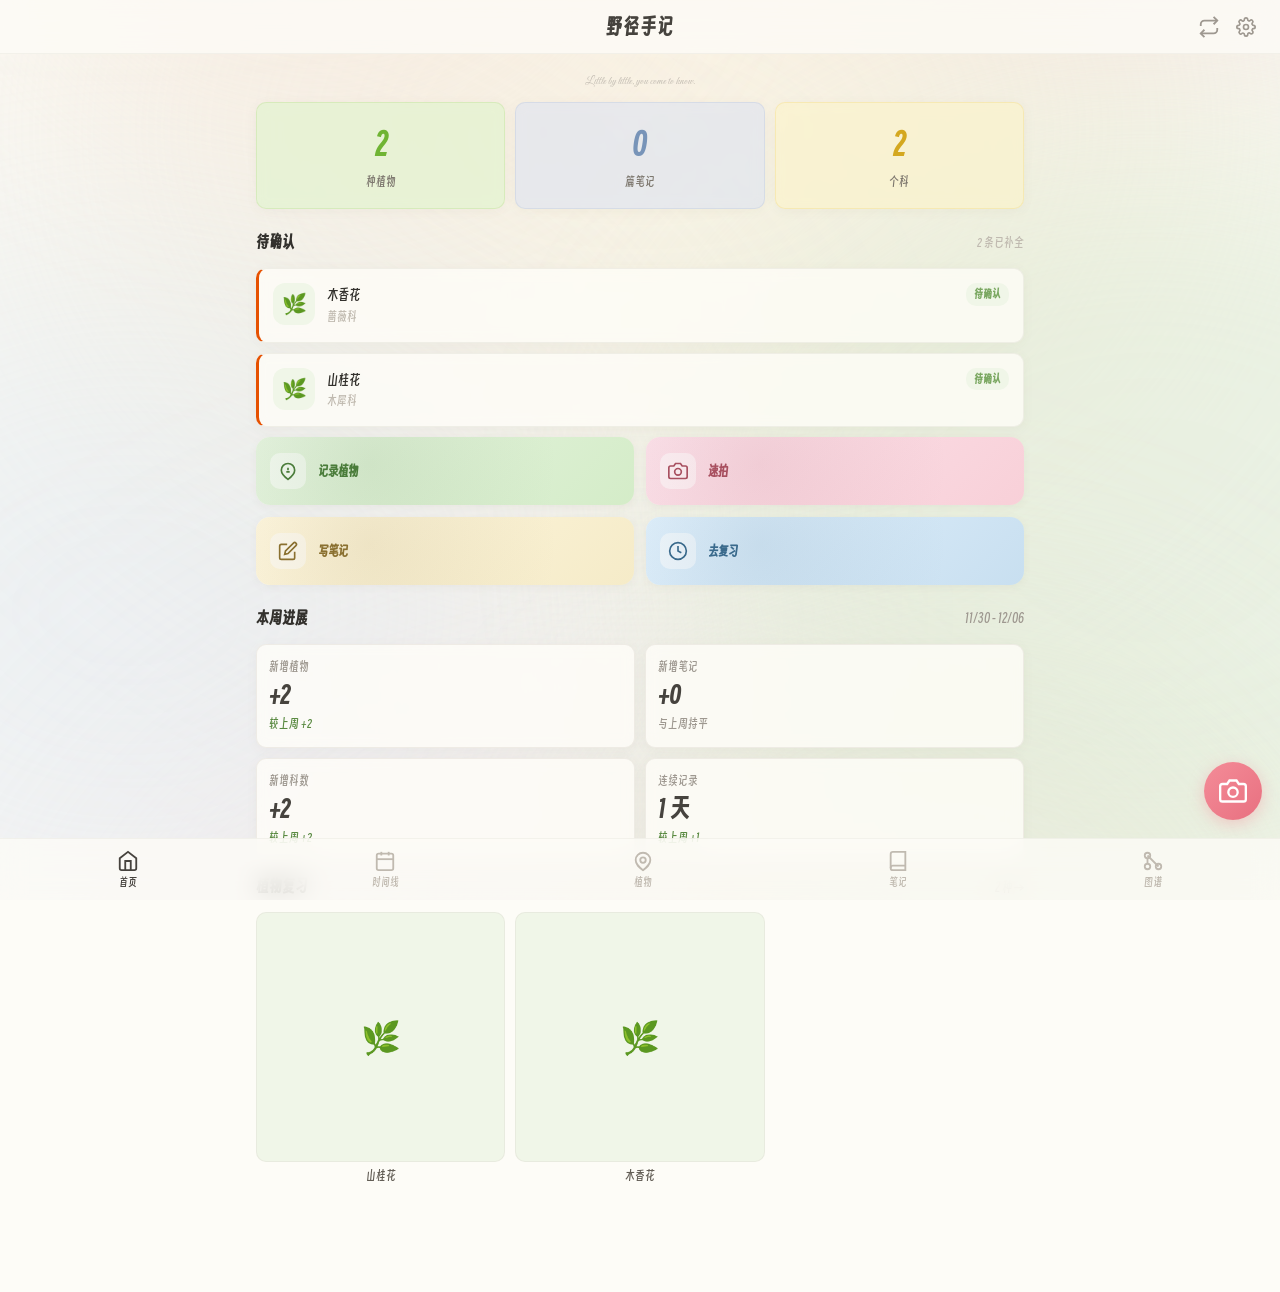
<file: index.html>
<!DOCTYPE html>
<html lang="zh-CN">
<head>
  <meta charset="UTF-8">
  <meta name="viewport" content="width=device-width, initial-scale=1.0, maximum-scale=1.0, user-scalable=no, interactive-widget=resizes-content">
  <meta http-equiv="Cache-Control" content="no-cache, no-store, must-revalidate">
  <meta http-equiv="Pragma" content="no-cache">
  <meta http-equiv="Expires" content="0">
  <meta name="apple-mobile-web-app-capable" content="yes">
  <meta name="apple-mobile-web-app-status-bar-style" content="default">
  <title>野径手记</title>
  <script>
    // 自动检测新版本：即使 index.html 被缓存，也能发现更新并刷新
    (function() {
      var LOCAL_VER = 66;
      fetch('version.txt?_=' + Date.now()).then(function(r) {
        return r.text();
      }).then(function(v) {
        var remote = parseInt(v.trim());
        if (remote > LOCAL_VER) {
          // 防止缓存异常导致的循环刷新
          var reloadKey = 'plants_reloaded_to_' + remote;
          if (!sessionStorage.getItem(reloadKey)) {
            sessionStorage.setItem(reloadKey, '1');
            location.reload();
          }
        }
      }).catch(function() {});
    })();
  </script>
  <link rel="stylesheet" href="https://fonts.googleapis.com/css2?family=Great+Vibes&display=swap">
  <link rel="stylesheet" href="css/style.css?v=66">
</head>
<body>
  <!-- 顶部栏 -->
  <header class="top-bar">
    <h1 class="app-title">野径手记</h1>
    <div class="top-bar-actions">
      <button class="btn-icon" id="btn-sync" title="同步数据">
        <svg width="22" height="22" viewBox="0 0 24 24" fill="none" stroke="currentColor" stroke-width="2">
          <path d="M17 1l4 4-4 4"/><path d="M3 11V9a4 4 0 014-4h14"/>
          <path d="M7 23l-4-4 4-4"/><path d="M21 13v2a4 4 0 01-4 4H3"/>
        </svg>
      </button>
      <button class="btn-icon" id="btn-settings" title="设置">
        <svg width="20" height="20" viewBox="0 0 24 24" fill="none" stroke="currentColor" stroke-width="2">
          <circle cx="12" cy="12" r="3"/><path d="M19.4 15a1.65 1.65 0 00.33 1.82l.06.06a2 2 0 010 2.83 2 2 0 01-2.83 0l-.06-.06a1.65 1.65 0 00-1.82-.33 1.65 1.65 0 00-1 1.51V21a2 2 0 01-4 0v-.09A1.65 1.65 0 009 19.4a1.65 1.65 0 00-1.82.33l-.06.06a2 2 0 01-2.83-2.83l.06-.06A1.65 1.65 0 004.68 15a1.65 1.65 0 00-1.51-1H3a2 2 0 010-4h.09A1.65 1.65 0 004.6 9a1.65 1.65 0 00-.33-1.82l-.06-.06a2 2 0 012.83-2.83l.06.06A1.65 1.65 0 009 4.68a1.65 1.65 0 001-1.51V3a2 2 0 014 0v.09a1.65 1.65 0 001 1.51 1.65 1.65 0 001.82-.33l.06-.06a2 2 0 012.83 2.83l-.06.06A1.65 1.65 0 0019.4 9a1.65 1.65 0 001.51 1H21a2 2 0 010 4h-.09a1.65 1.65 0 00-1.51 1z"/>
        </svg>
      </button>
    </div>
  </header>

  <!-- 主内容区 -->
  <main class="main-content" id="main-content">
    <!-- 各视图会通过JS动态渲染到这里 -->
  </main>

  <!-- 快速拍照浮动按钮 -->
  <button class="fab" id="btn-quick-photo" title="速记速拍">
    <svg width="28" height="28" viewBox="0 0 24 24" fill="none" stroke="currentColor" stroke-width="2">
      <path d="M23 19a2 2 0 01-2 2H3a2 2 0 01-2-2V8a2 2 0 012-2h4l2-3h6l2 3h4a2 2 0 012 2z"/>
      <circle cx="12" cy="13" r="4"/>
    </svg>
  </button>
  <input type="file" id="global-quick-camera" accept="image/*" capture="environment" style="display:none" onchange="Inbox.handleDirectCapture(this.files); this.value='';">

  <!-- 底部导航栏 -->
  <nav class="bottom-nav">
    <button class="nav-item active" data-view="home">
      <svg width="22" height="22" viewBox="0 0 24 24" fill="none" stroke="currentColor" stroke-width="2">
        <path d="M3 9l9-7 9 7v11a2 2 0 01-2 2H5a2 2 0 01-2-2z"/>
        <polyline points="9 22 9 12 15 12 15 22"/>
      </svg>
      <span>首页</span>
    </button>
    <button class="nav-item" data-view="timeline">
      <svg width="22" height="22" viewBox="0 0 24 24" fill="none" stroke="currentColor" stroke-width="2">
        <rect x="3" y="4" width="18" height="18" rx="2" ry="2"/><line x1="16" y1="2" x2="16" y2="6"/>
        <line x1="8" y1="2" x2="8" y2="6"/><line x1="3" y1="10" x2="21" y2="10"/>
      </svg>
      <span>时间线</span>
    </button>
    <button class="nav-item" data-view="plants">
      <svg width="22" height="22" viewBox="0 0 24 24" fill="none" stroke="currentColor" stroke-width="2">
        <path d="M12 22c-4-3-8-6-8-11a8 8 0 0116 0c0 5-4 8-8 11z"/>
        <circle cx="12" cy="11" r="3"/>
      </svg>
      <span>植物</span>
    </button>
    <button class="nav-item" data-view="knowledge">
      <svg width="22" height="22" viewBox="0 0 24 24" fill="none" stroke="currentColor" stroke-width="2">
        <path d="M4 19.5A2.5 2.5 0 016.5 17H20"/><path d="M6.5 2H20v20H6.5A2.5 2.5 0 014 19.5v-15A2.5 2.5 0 016.5 2z"/>
      </svg>
      <span>笔记</span>
    </button>
    <button class="nav-item" data-view="graph">
      <svg width="22" height="22" viewBox="0 0 24 24" fill="none" stroke="currentColor" stroke-width="2">
        <circle cx="6" cy="6" r="3"/><circle cx="6" cy="18" r="3"/><circle cx="18" cy="18" r="3"/>
        <line x1="6" y1="9" x2="6" y2="15"/><path d="M6 6l12 12"/>
      </svg>
      <span>图谱</span>
    </button>
  </nav>

  <!-- 模态框容器 -->
  <div class="modal-overlay" id="modal-overlay">
    <div class="modal" id="modal">
      <div class="modal-header">
        <h2 class="modal-title" id="modal-title"></h2>
        <button class="btn-icon modal-close" id="modal-close">
          <svg width="22" height="22" viewBox="0 0 24 24" fill="none" stroke="currentColor" stroke-width="2">
            <line x1="18" y1="6" x2="6" y2="18"/><line x1="6" y1="6" x2="18" y2="18"/>
          </svg>
        </button>
      </div>
      <div class="modal-body" id="modal-body"></div>
    </div>
  </div>

  <!-- JS 文件按依赖顺序加载 -->
  <script src="js/utils.js?v=66"></script>
  <script src="js/photodb.js?v=66"></script>
  <script src="js/storage.js?v=66"></script>
  <script src="js/sync.js?v=66"></script>
  <script src="js/recommend.js?v=66"></script>
  <script src="js/form.js?v=66"></script>
  <script src="js/inbox.js?v=66"></script>
  <script src="js/timeline.js?v=66"></script>
  <script src="js/cards.js?v=66"></script>
  <script src="js/knowledge.js?v=66"></script>
  <script src="js/graph.js?v=66"></script>
  <script src="js/chat.js?v=66"></script>
  <script src="js/app.js?v=66"></script>
</body>
</html>
</file>
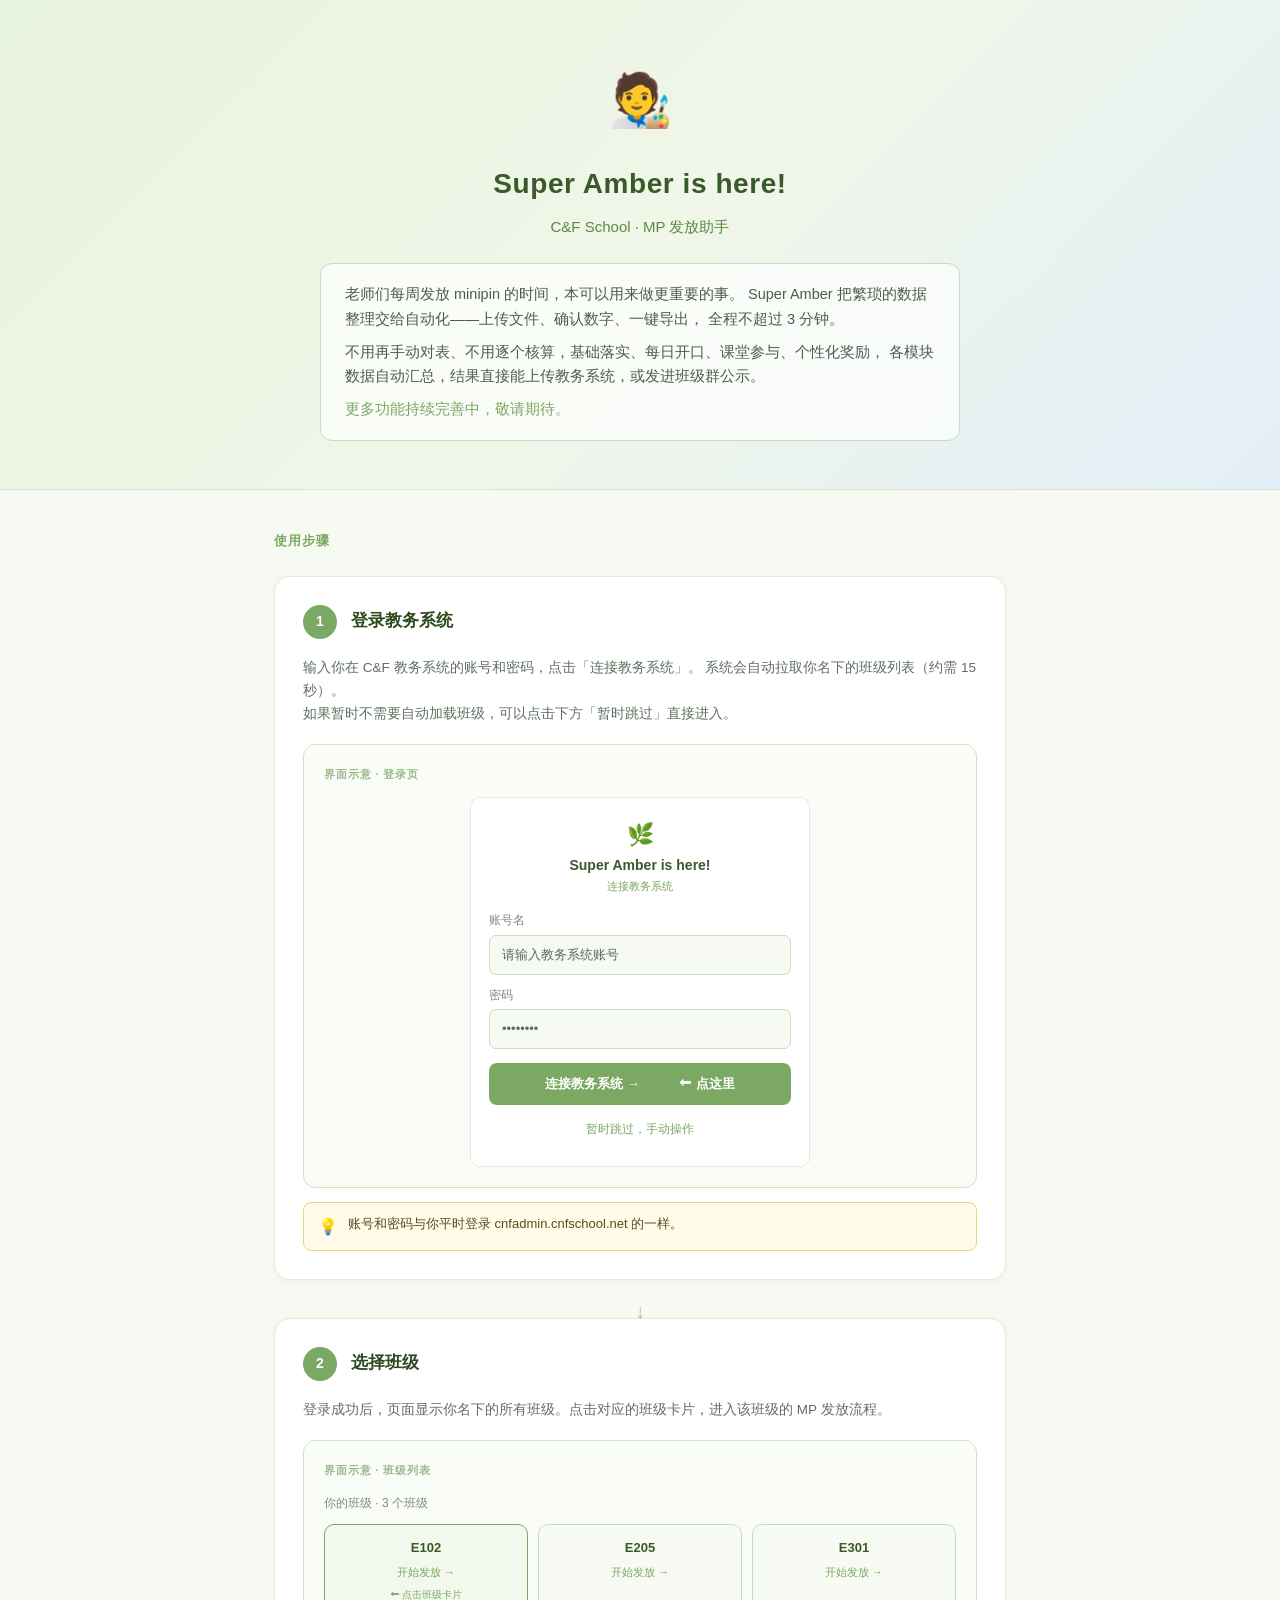
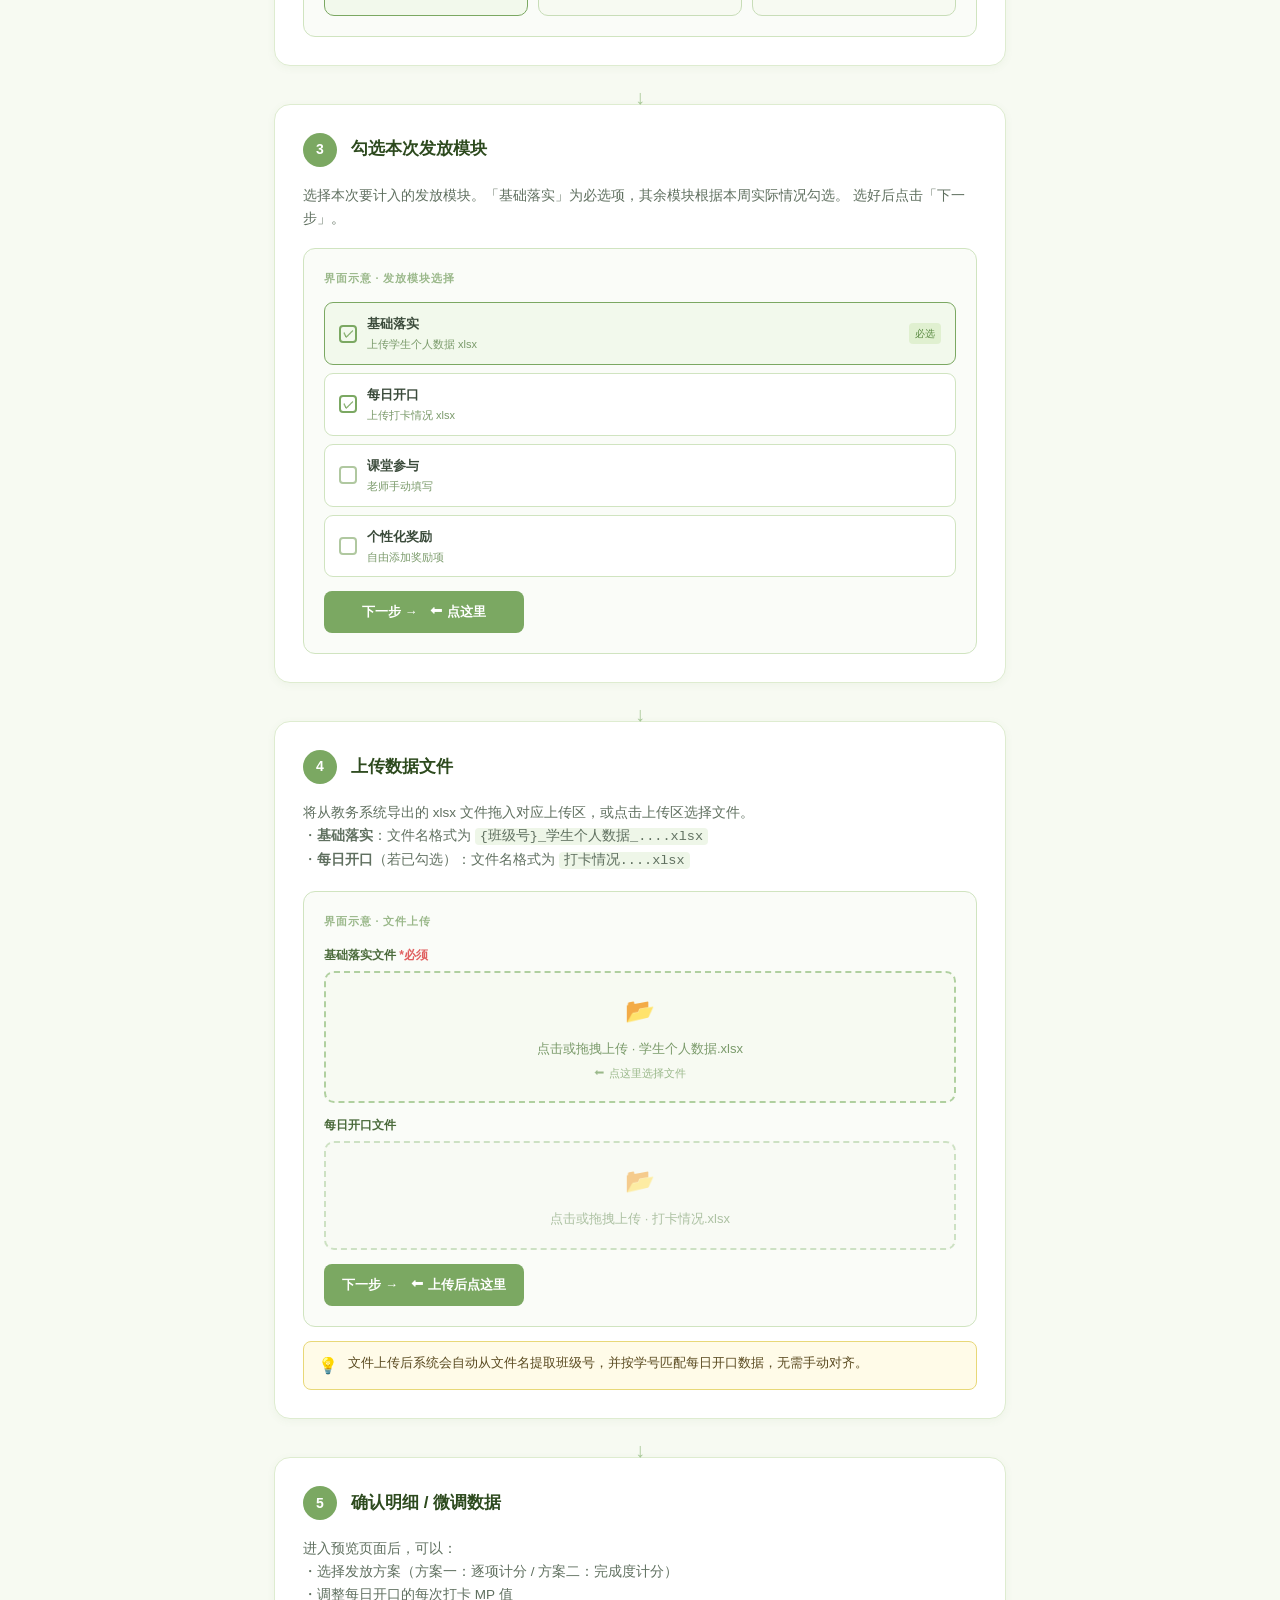
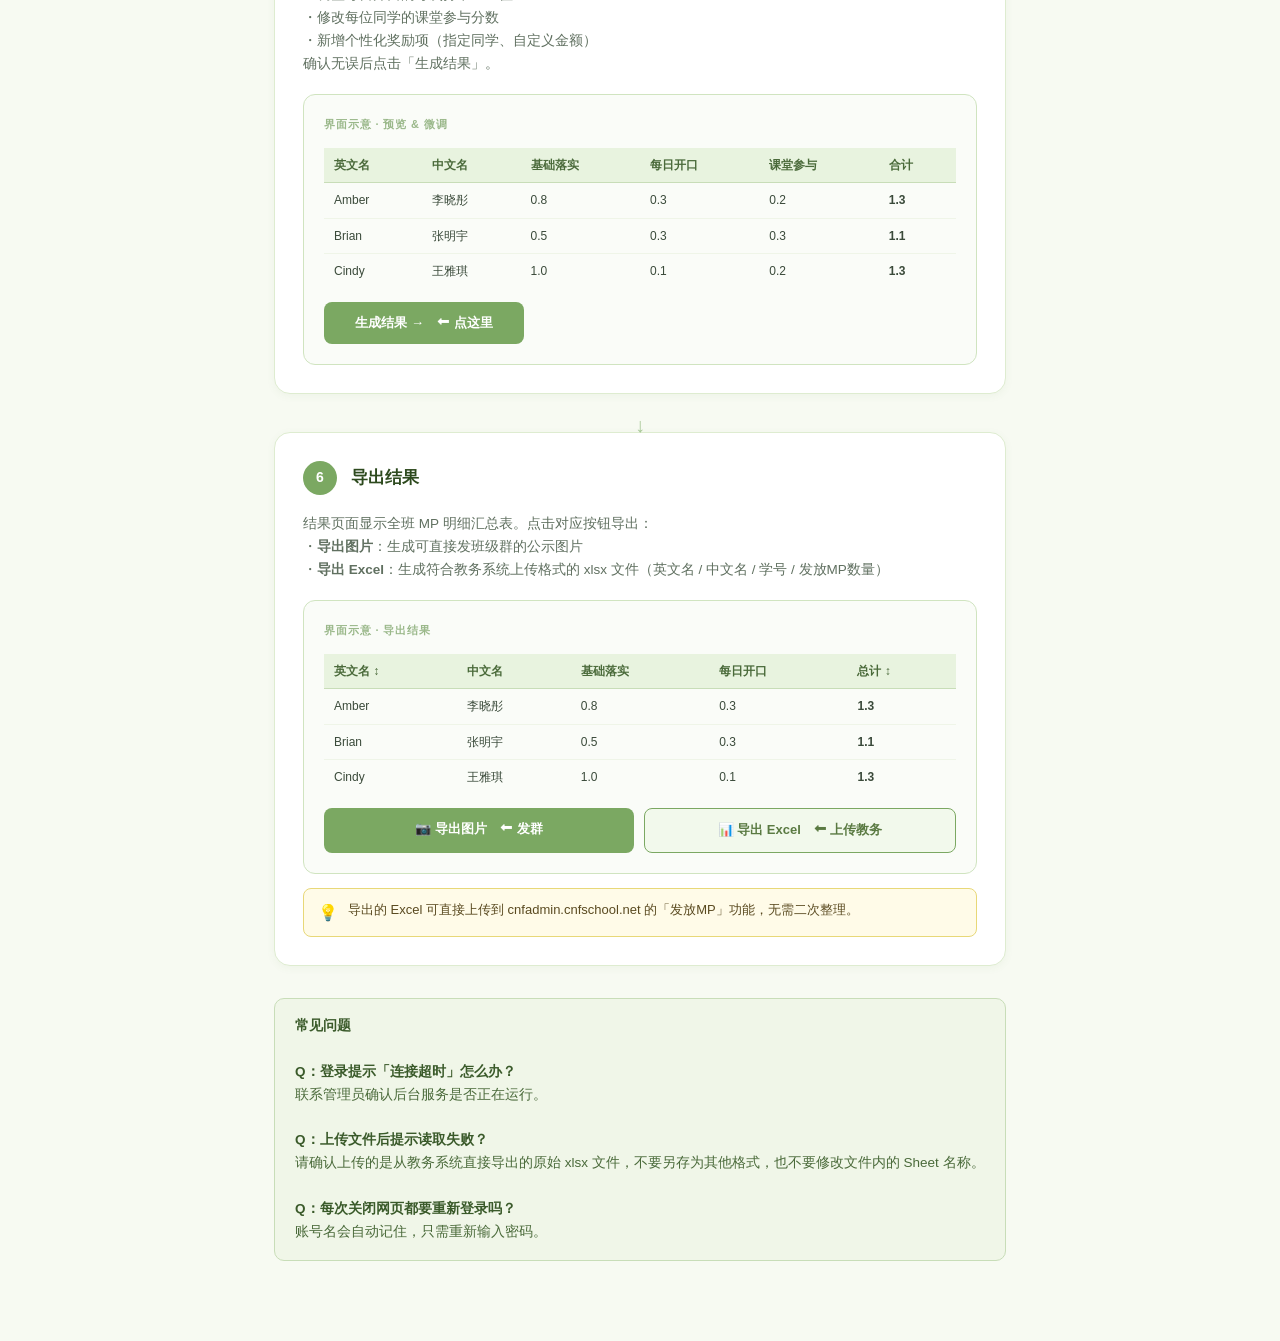
<file: 使用说明.html>
<!DOCTYPE html>
<html lang="zh-CN">
<head>
  <meta charset="UTF-8" />
  <meta name="viewport" content="width=device-width, initial-scale=1.0" />
  <title>Super Amber · 使用说明</title>
  <style>
    * { box-sizing: border-box; margin: 0; padding: 0; }
    body {
      font-family: -apple-system, BlinkMacSystemFont, "PingFang SC", "Hiragino Sans GB", sans-serif;
      background: #f7faf2;
      color: #2d3a2e;
      line-height: 1.7;
    }

    /* ── 顶部宣传区 ── */
    .hero {
      background: linear-gradient(135deg, #e8f3df 0%, #f0f6e8 50%, #e3eef8 100%);
      padding: 56px 24px 48px;
      text-align: center;
      border-bottom: 1px solid #d6e8c8;
    }
    .hero-emoji { font-size: 52px; margin-bottom: 16px; }
    .hero h1 {
      font-size: 28px;
      font-weight: 700;
      color: #3a5a2a;
      letter-spacing: 0.02em;
    }
    .hero .tagline {
      font-size: 15px;
      color: #5a8a42;
      margin-top: 6px;
      font-weight: 500;
    }
    .hero .promo {
      max-width: 640px;
      margin: 24px auto 0;
      font-size: 14.5px;
      color: #4a5e4a;
      background: rgba(255,255,255,0.7);
      border-radius: 12px;
      padding: 18px 24px;
      text-align: left;
      border: 1px solid #c8ddb8;
    }
    .hero .promo p + p { margin-top: 8px; }

    /* ── 正文区 ── */
    .content {
      max-width: 780px;
      margin: 0 auto;
      padding: 40px 24px 80px;
    }
    .section-header {
      font-size: 13px;
      font-weight: 600;
      color: #7ba862;
      letter-spacing: 0.08em;
      text-transform: uppercase;
      margin-bottom: 24px;
    }

    /* ── 步骤卡片 ── */
    .step {
      background: #fff;
      border: 1px solid #deecd0;
      border-radius: 16px;
      padding: 28px;
      margin-bottom: 24px;
      box-shadow: 0 2px 8px rgba(90,138,66,0.06);
    }
    .step-head {
      display: flex;
      align-items: center;
      gap: 14px;
      margin-bottom: 18px;
    }
    .step-num {
      width: 34px; height: 34px;
      border-radius: 50%;
      background: #7ba862;
      color: #fff;
      font-size: 14px;
      font-weight: 700;
      display: flex; align-items: center; justify-content: center;
      flex-shrink: 0;
    }
    .step-title { font-size: 17px; font-weight: 600; color: #2d4a1e; }
    .step-desc { font-size: 13.5px; color: #607060; margin-bottom: 18px; }

    /* ── 界面示意图 ── */
    .mock {
      background: #fafcf8;
      border: 1.5px solid #d0e4c0;
      border-radius: 12px;
      padding: 20px;
      font-size: 13px;
      color: #3a4a3a;
    }
    .mock-title {
      font-size: 11px;
      font-weight: 600;
      color: #9ab88a;
      letter-spacing: 0.08em;
      margin-bottom: 14px;
      text-transform: uppercase;
    }

    /* 登录框模拟 */
    .mock-card {
      background: #fff;
      border: 1px solid #e0ecd8;
      border-radius: 10px;
      padding: 18px;
      max-width: 340px;
      margin: 0 auto;
    }
    .mock-label { font-size: 12px; color: #7a8a7a; margin-bottom: 4px; }
    .mock-input {
      width: 100%;
      border: 1.5px solid #c8ddb8;
      border-radius: 7px;
      padding: 8px 12px;
      font-size: 13px;
      margin-bottom: 10px;
      color: #5a6a5a;
      background: #f7faf2;
    }
    .mock-btn {
      display: block;
      width: 100%;
      background: #7ba862;
      color: #fff;
      border: none;
      border-radius: 8px;
      padding: 10px;
      font-size: 13px;
      font-weight: 600;
      text-align: center;
      cursor: default;
      position: relative;
    }
    .mock-btn-secondary {
      display: block;
      width: 100%;
      background: transparent;
      color: #7ba862;
      border: none;
      border-radius: 8px;
      padding: 8px;
      font-size: 12px;
      text-align: center;
      cursor: default;
      margin-top: 6px;
    }

    /* 班级卡片模拟 */
    .mock-class-grid {
      display: grid;
      grid-template-columns: repeat(3, 1fr);
      gap: 10px;
      margin-top: 10px;
    }
    .mock-class-card {
      border: 1.5px solid #c8ddb8;
      border-radius: 10px;
      padding: 12px 10px;
      text-align: center;
      background: #f7faf2;
    }
    .mock-class-name { font-size: 13px; font-weight: 600; color: #3a5a2a; }
    .mock-class-action { font-size: 11px; color: #7ba862; margin-top: 4px; }

    /* 模块勾选模拟 */
    .mock-module-list { display: flex; flex-direction: column; gap: 8px; }
    .mock-module {
      display: flex; align-items: center; gap: 10px;
      background: #fff; border: 1.5px solid #d0e4c0;
      border-radius: 9px; padding: 10px 14px;
    }
    .mock-module.required { border-color: #7ba862; background: #f2f9ec; }
    .mock-checkbox {
      width: 18px; height: 18px; border-radius: 4px;
      border: 2px solid #7ba862; flex-shrink: 0;
      display: flex; align-items: center; justify-content: center;
      font-size: 11px; color: #7ba862; font-weight: 700;
    }
    .mock-checkbox.unchecked { border-color: #b0c8a0; color: transparent; }
    .mock-module-name { font-size: 13px; font-weight: 600; }
    .mock-module-tag {
      margin-left: auto; font-size: 10px; color: #5a8a42;
      background: #e0f0d0; border-radius: 4px; padding: 2px 6px;
    }

    /* 上传框模拟 */
    .mock-upload-zone {
      border: 2px dashed #b0d0a0;
      border-radius: 10px;
      padding: 18px;
      text-align: center;
      color: #7a9a6a;
      font-size: 13px;
      background: #f7faf2;
      margin-bottom: 10px;
    }
    .mock-upload-icon { font-size: 24px; margin-bottom: 6px; }

    /* 预览表格模拟 */
    .mock-table { width: 100%; border-collapse: collapse; font-size: 12px; }
    .mock-table th {
      background: #e8f3df; color: #4a6a3a;
      padding: 7px 10px; text-align: left; font-weight: 600;
      border-bottom: 1px solid #c8ddb8;
    }
    .mock-table td {
      padding: 7px 10px; border-bottom: 1px solid #eff5e8; color: #3a4a3a;
    }
    .mock-table tr:last-child td { border-bottom: none; }

    /* 结果导出模拟 */
    .mock-export-row { display: flex; gap: 10px; margin-top: 14px; }
    .mock-export-btn {
      flex: 1; padding: 10px; border-radius: 8px;
      text-align: center; font-size: 13px; font-weight: 600;
    }
    .mock-export-btn.green { background: #7ba862; color: #fff; }
    .mock-export-btn.outline { border: 1.5px solid #7ba862; color: #5a7a42; background: #f2f9ec; }

    /* 标注箭头 */
    .callout {
      display: flex; align-items: flex-start; gap: 10px;
      margin-top: 14px;
      background: #fffbe8;
      border: 1px solid #e8d878;
      border-radius: 8px;
      padding: 10px 14px;
      font-size: 13px;
      color: #5a4a20;
    }
    .callout-icon { flex-shrink: 0; font-size: 16px; }

    /* 步骤连接线 */
    .step-connector {
      text-align: center;
      color: #a8c898;
      font-size: 20px;
      margin: -10px 0;
    }

    /* 下载提示 */
    .tip-box {
      background: #f0f6e8;
      border: 1px solid #c8ddb8;
      border-radius: 10px;
      padding: 16px 20px;
      font-size: 13.5px;
      color: #4a6a3a;
      margin-top: 32px;
    }
    .tip-box strong { color: #3a5a2a; }

    @media (max-width: 600px) {
      .mock-class-grid { grid-template-columns: repeat(2, 1fr); }
      .hero h1 { font-size: 22px; }
    }
  </style>
</head>
<body>

<!-- ── 宣传区 ── -->
<div class="hero">
  <div class="hero-emoji">🧑‍🎨</div>
  <h1>Super Amber is here!</h1>
  <div class="tagline">C&amp;F School · MP 发放助手</div>
  <div class="promo">
    <p>
      老师们每周发放 minipin 的时间，本可以用来做更重要的事。
      Super Amber 把繁琐的数据整理交给自动化——上传文件、确认数字、一键导出，
      全程不超过 3 分钟。
    </p>
    <p>
      不用再手动对表、不用逐个核算，基础落实、每日开口、课堂参与、个性化奖励，
      各模块数据自动汇总，结果直接能上传教务系统，或发进班级群公示。
    </p>
    <p style="color:#7ba862; font-weight:500;">
      更多功能持续完善中，敬请期待。
    </p>
  </div>
</div>

<!-- ── 使用说明 ── -->
<div class="content">
  <div class="section-header">使用步骤</div>

  <!-- Step 1 -->
  <div class="step">
    <div class="step-head">
      <div class="step-num">1</div>
      <div class="step-title">登录教务系统</div>
    </div>
    <div class="step-desc">
      输入你在 C&amp;F 教务系统的账号和密码，点击「连接教务系统」。
      系统会自动拉取你名下的班级列表（约需 15 秒）。<br>
      如果暂时不需要自动加载班级，可以点击下方「暂时跳过」直接进入。
    </div>
    <div class="mock">
      <div class="mock-title">界面示意 · 登录页</div>
      <div class="mock-card">
        <div style="text-align:center; margin-bottom:14px;">
          <div style="font-size:22px;">🌿</div>
          <div style="font-size:14px; font-weight:700; color:#3a5a2a;">Super Amber is here!</div>
          <div style="font-size:11px; color:#7ba862;">连接教务系统</div>
        </div>
        <div class="mock-label">账号名</div>
        <div class="mock-input">请输入教务系统账号</div>
        <div class="mock-label">密码</div>
        <div class="mock-input" style="margin-bottom:14px;">••••••••</div>
        <div class="mock-btn">连接教务系统 →　　　⬅ 点这里</div>
        <div class="mock-btn-secondary">暂时跳过，手动操作</div>
      </div>
    </div>
    <div class="callout">
      <span class="callout-icon">💡</span>
      账号和密码与你平时登录 cnfadmin.cnfschool.net 的一样。
    </div>
  </div>

  <div class="step-connector">↓</div>

  <!-- Step 2 -->
  <div class="step">
    <div class="step-head">
      <div class="step-num">2</div>
      <div class="step-title">选择班级</div>
    </div>
    <div class="step-desc">
      登录成功后，页面显示你名下的所有班级。点击对应的班级卡片，进入该班级的 MP 发放流程。
    </div>
    <div class="mock">
      <div class="mock-title">界面示意 · 班级列表</div>
      <div style="font-size:12px; color:#7a8a7a; margin-bottom:8px;">你的班级 · 3 个班级</div>
      <div class="mock-class-grid">
        <div class="mock-class-card" style="border-color:#7ba862; background:#f2f9ec;">
          <div class="mock-class-name">E102</div>
          <div class="mock-class-action">开始发放 →</div>
          <div style="font-size:10px; color:#7ba862; margin-top:4px;">⬅ 点击班级卡片</div>
        </div>
        <div class="mock-class-card">
          <div class="mock-class-name">E205</div>
          <div class="mock-class-action">开始发放 →</div>
        </div>
        <div class="mock-class-card">
          <div class="mock-class-name">E301</div>
          <div class="mock-class-action">开始发放 →</div>
        </div>
      </div>
    </div>
  </div>

  <div class="step-connector">↓</div>

  <!-- Step 3 -->
  <div class="step">
    <div class="step-head">
      <div class="step-num">3</div>
      <div class="step-title">勾选本次发放模块</div>
    </div>
    <div class="step-desc">
      选择本次要计入的发放模块。「基础落实」为必选项，其余模块根据本周实际情况勾选。
      选好后点击「下一步」。
    </div>
    <div class="mock">
      <div class="mock-title">界面示意 · 发放模块选择</div>
      <div class="mock-module-list">
        <div class="mock-module required">
          <div class="mock-checkbox">✓</div>
          <div>
            <div class="mock-module-name">基础落实</div>
            <div style="font-size:11px; color:#7a9a6a;">上传学生个人数据 xlsx</div>
          </div>
          <div class="mock-module-tag">必选</div>
        </div>
        <div class="mock-module">
          <div class="mock-checkbox">✓</div>
          <div>
            <div class="mock-module-name">每日开口</div>
            <div style="font-size:11px; color:#7a9a6a;">上传打卡情况 xlsx</div>
          </div>
        </div>
        <div class="mock-module">
          <div class="mock-checkbox unchecked">✓</div>
          <div>
            <div class="mock-module-name">课堂参与</div>
            <div style="font-size:11px; color:#7a9a6a;">老师手动填写</div>
          </div>
        </div>
        <div class="mock-module">
          <div class="mock-checkbox unchecked">✓</div>
          <div>
            <div class="mock-module-name">个性化奖励</div>
            <div style="font-size:11px; color:#7a9a6a;">自由添加奖励项</div>
          </div>
        </div>
      </div>
      <div style="margin-top:14px;">
        <div class="mock-btn" style="max-width:200px;">下一步 →　⬅ 点这里</div>
      </div>
    </div>
  </div>

  <div class="step-connector">↓</div>

  <!-- Step 4 -->
  <div class="step">
    <div class="step-head">
      <div class="step-num">4</div>
      <div class="step-title">上传数据文件</div>
    </div>
    <div class="step-desc">
      将从教务系统导出的 xlsx 文件拖入对应上传区，或点击上传区选择文件。
      <br>・<strong>基础落实</strong>：文件名格式为 <code style="background:#eef6e8; padding:1px 5px; border-radius:4px;">{班级号}_学生个人数据_....xlsx</code>
      <br>・<strong>每日开口</strong>（若已勾选）：文件名格式为 <code style="background:#eef6e8; padding:1px 5px; border-radius:4px;">打卡情况....xlsx</code>
    </div>
    <div class="mock">
      <div class="mock-title">界面示意 · 文件上传</div>
      <div style="font-size:12px; font-weight:600; color:#4a6a3a; margin-bottom:6px;">基础落实文件 <span style="color:#e06060;">*必须</span></div>
      <div class="mock-upload-zone">
        <div class="mock-upload-icon">📂</div>
        <div>点击或拖拽上传 · 学生个人数据.xlsx</div>
        <div style="font-size:11px; margin-top:4px; color:#9ab88a;">⬅ 点这里选择文件</div>
      </div>
      <div style="font-size:12px; font-weight:600; color:#4a6a3a; margin-bottom:6px; margin-top:12px;">每日开口文件</div>
      <div class="mock-upload-zone" style="opacity:0.6;">
        <div class="mock-upload-icon">📂</div>
        <div>点击或拖拽上传 · 打卡情况.xlsx</div>
      </div>
      <div style="margin-top:14px;">
        <div class="mock-btn" style="max-width:200px;">下一步 →　⬅ 上传后点这里</div>
      </div>
    </div>
    <div class="callout">
      <span class="callout-icon">💡</span>
      文件上传后系统会自动从文件名提取班级号，并按学号匹配每日开口数据，无需手动对齐。
    </div>
  </div>

  <div class="step-connector">↓</div>

  <!-- Step 5 -->
  <div class="step">
    <div class="step-head">
      <div class="step-num">5</div>
      <div class="step-title">确认明细 / 微调数据</div>
    </div>
    <div class="step-desc">
      进入预览页面后，可以：<br>
      ・选择发放方案（方案一：逐项计分 / 方案二：完成度计分）<br>
      ・调整每日开口的每次打卡 MP 值<br>
      ・修改每位同学的课堂参与分数<br>
      ・新增个性化奖励项（指定同学、自定义金额）<br>
      确认无误后点击「生成结果」。
    </div>
    <div class="mock">
      <div class="mock-title">界面示意 · 预览 &amp; 微调</div>
      <table class="mock-table">
        <thead>
          <tr>
            <th>英文名</th>
            <th>中文名</th>
            <th>基础落实</th>
            <th>每日开口</th>
            <th>课堂参与</th>
            <th>合计</th>
          </tr>
        </thead>
        <tbody>
          <tr>
            <td>Amber</td><td>李晓彤</td><td>0.8</td><td>0.3</td><td>0.2</td><td><strong>1.3</strong></td>
          </tr>
          <tr>
            <td>Brian</td><td>张明宇</td><td>0.5</td><td>0.3</td><td>0.3</td><td><strong>1.1</strong></td>
          </tr>
          <tr>
            <td>Cindy</td><td>王雅琪</td><td>1.0</td><td>0.1</td><td>0.2</td><td><strong>1.3</strong></td>
          </tr>
        </tbody>
      </table>
      <div style="margin-top:14px;">
        <div class="mock-btn" style="max-width:200px;">生成结果 →　⬅ 点这里</div>
      </div>
    </div>
  </div>

  <div class="step-connector">↓</div>

  <!-- Step 6 -->
  <div class="step">
    <div class="step-head">
      <div class="step-num">6</div>
      <div class="step-title">导出结果</div>
    </div>
    <div class="step-desc">
      结果页面显示全班 MP 明细汇总表。点击对应按钮导出：<br>
      ・<strong>导出图片</strong>：生成可直接发班级群的公示图片<br>
      ・<strong>导出 Excel</strong>：生成符合教务系统上传格式的 xlsx 文件（英文名 / 中文名 / 学号 / 发放MP数量）
    </div>
    <div class="mock">
      <div class="mock-title">界面示意 · 导出结果</div>
      <table class="mock-table">
        <thead>
          <tr>
            <th>英文名 ↕</th><th>中文名</th><th>基础落实</th><th>每日开口</th><th>总计 ↕</th>
          </tr>
        </thead>
        <tbody>
          <tr><td>Amber</td><td>李晓彤</td><td>0.8</td><td>0.3</td><td><strong>1.3</strong></td></tr>
          <tr><td>Brian</td><td>张明宇</td><td>0.5</td><td>0.3</td><td><strong>1.1</strong></td></tr>
          <tr><td>Cindy</td><td>王雅琪</td><td>1.0</td><td>0.1</td><td><strong>1.3</strong></td></tr>
        </tbody>
      </table>
      <div class="mock-export-row">
        <div class="mock-export-btn green">📷 导出图片　⬅ 发群</div>
        <div class="mock-export-btn outline">📊 导出 Excel　⬅ 上传教务</div>
      </div>
    </div>
    <div class="callout">
      <span class="callout-icon">💡</span>
      导出的 Excel 可直接上传到 cnfadmin.cnfschool.net 的「发放MP」功能，无需二次整理。
    </div>
  </div>

  <!-- 补充提示 -->
  <div class="tip-box">
    <strong>常见问题</strong><br><br>
    <strong>Q：登录提示「连接超时」怎么办？</strong><br>
    联系管理员确认后台服务是否正在运行。<br><br>
    <strong>Q：上传文件后提示读取失败？</strong><br>
    请确认上传的是从教务系统直接导出的原始 xlsx 文件，不要另存为其他格式，也不要修改文件内的 Sheet 名称。<br><br>
    <strong>Q：每次关闭网页都要重新登录吗？</strong><br>
    账号名会自动记住，只需重新输入密码。
  </div>

</div>
</body>
</html>
</file>
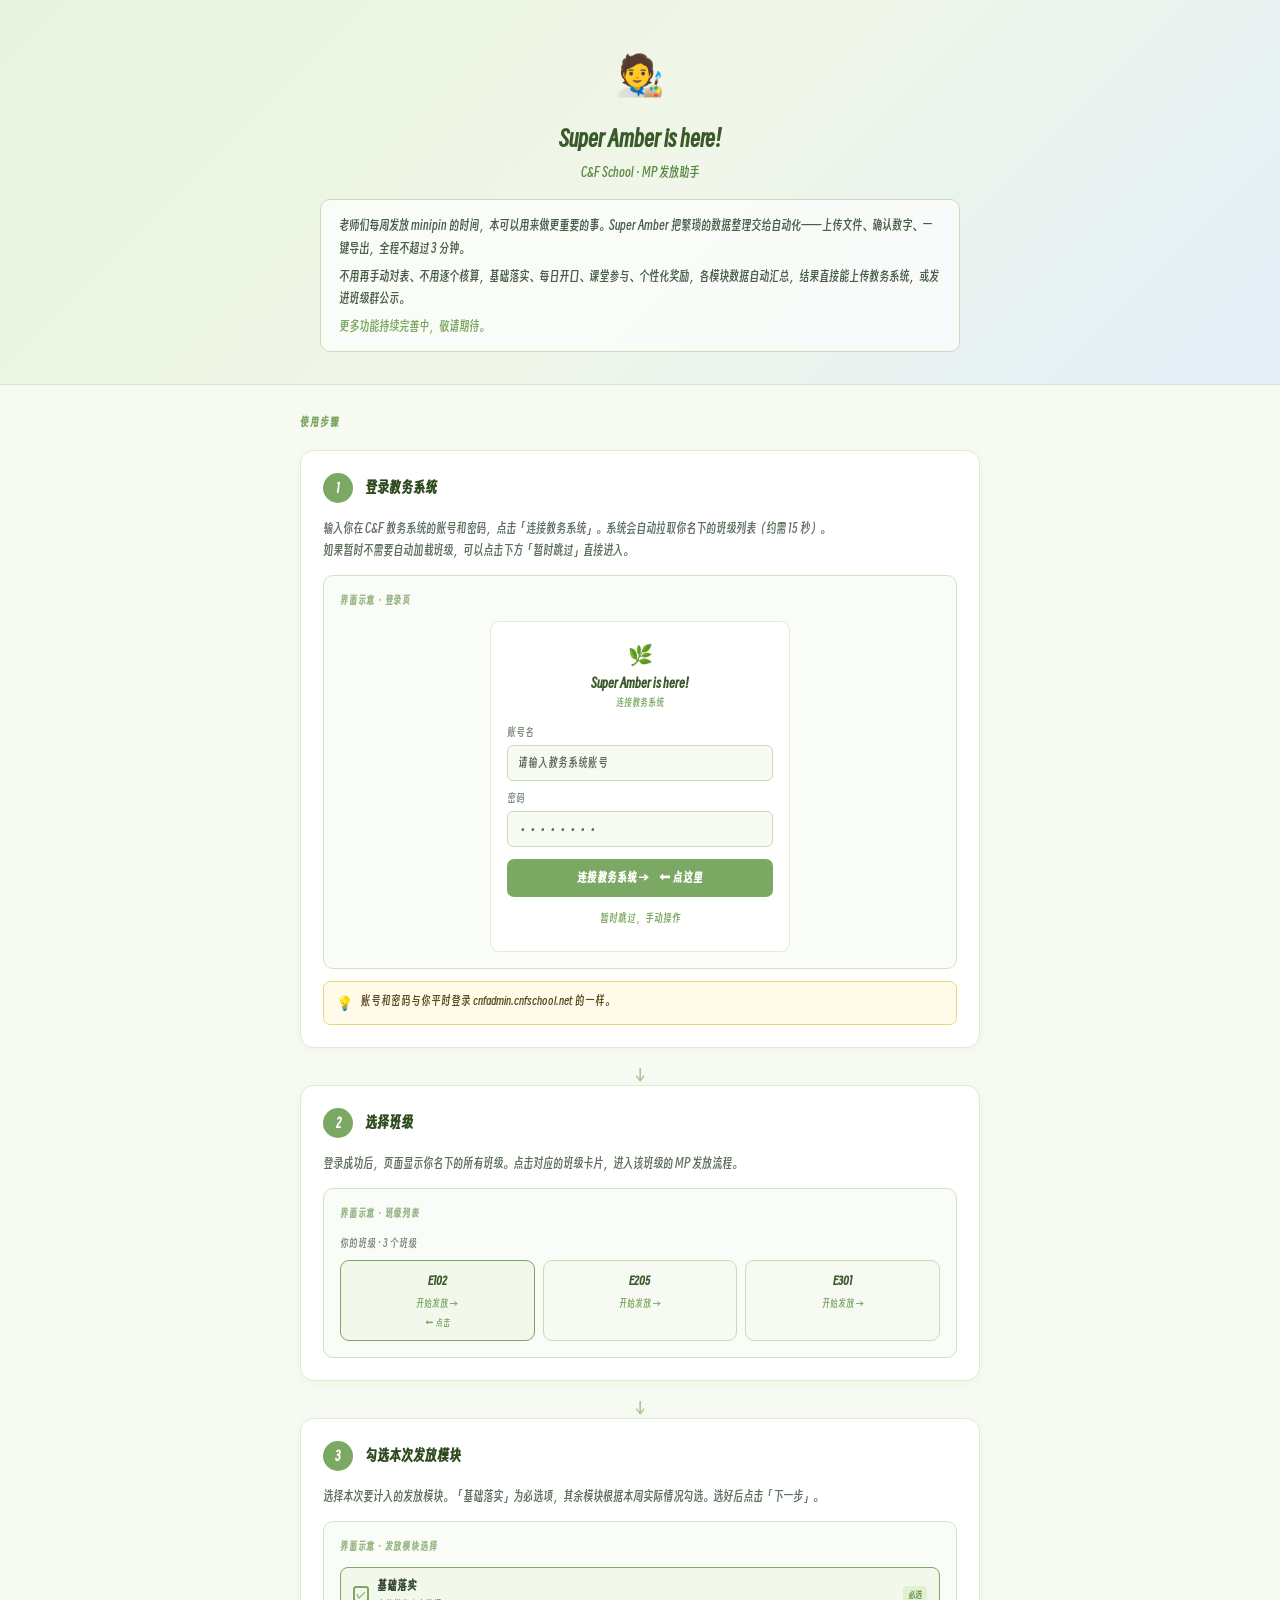
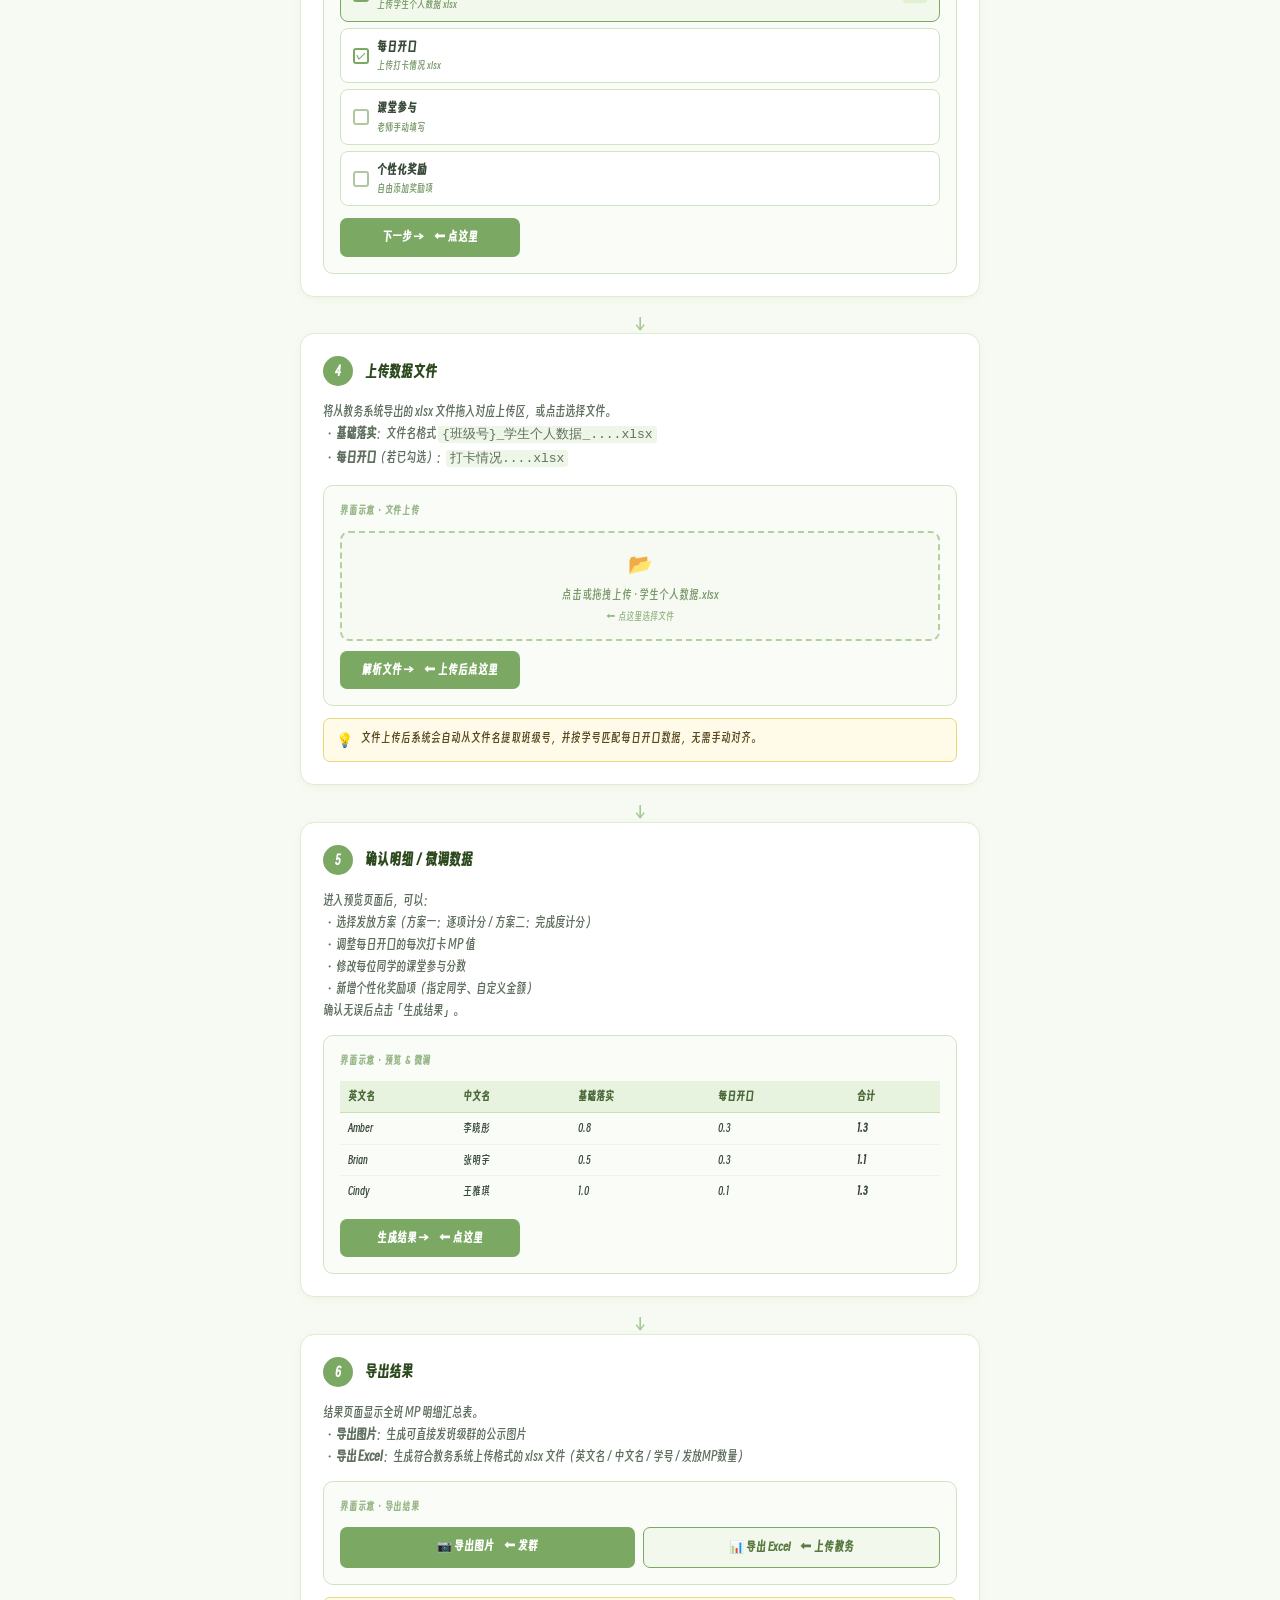
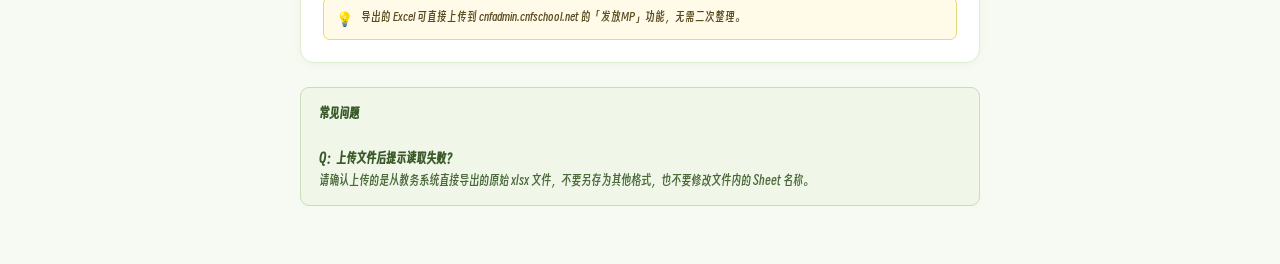
<file: frontend/public/guide.html>
<!DOCTYPE html>
<html lang="zh-CN">
<head>
  <meta charset="UTF-8" />
  <meta name="viewport" content="width=device-width, initial-scale=1.0" />
  <title>Super Amber · 使用说明</title>
  <style>
    @font-face {
      font-family: 'SmileySans';
      src: url('/fonts/SmileySans-Oblique.ttf.woff2') format('woff2');
      font-weight: normal;
      font-style: normal;
      font-display: swap;
    }
    * { box-sizing: border-box; margin: 0; padding: 0; }
    body {
      font-family: 'SmileySans', -apple-system, BlinkMacSystemFont, "PingFang SC", "Hiragino Sans GB", sans-serif;
      background: #f7faf2;
      color: #2d3a2e;
      line-height: 1.7;
    }
    .hero {
      background: linear-gradient(135deg, #e8f3df 0%, #f0f6e8 50%, #e3eef8 100%);
      padding: 40px 24px 32px;
      text-align: center;
      border-bottom: 1px solid #d6e8c8;
    }
    .hero-emoji { font-size: 40px; margin-bottom: 12px; }
    .hero h1 { font-size: 22px; font-weight: 700; color: #3a5a2a; }
    .hero .tagline { font-size: 13px; color: #5a8a42; margin-top: 4px; font-weight: 500; }
    .hero .promo {
      max-width: 640px; margin: 16px auto 0;
      font-size: 13px; color: #4a5e4a;
      background: rgba(255,255,255,0.7); border-radius: 10px;
      padding: 14px 18px; text-align: left; border: 1px solid #c8ddb8;
    }
    .hero .promo p + p { margin-top: 6px; }
    .content { max-width: 720px; margin: 0 auto; padding: 28px 20px 60px; }
    .section-header {
      font-size: 11px; font-weight: 600; color: #7ba862;
      letter-spacing: 0.08em; text-transform: uppercase; margin-bottom: 18px;
    }
    .step {
      background: #fff; border: 1px solid #deecd0; border-radius: 14px;
      padding: 22px; margin-bottom: 18px;
      box-shadow: 0 2px 8px rgba(90,138,66,0.06);
    }
    .step-head { display: flex; align-items: center; gap: 12px; margin-bottom: 14px; }
    .step-num {
      width: 30px; height: 30px; border-radius: 50%;
      background: #7ba862; color: #fff; font-size: 13px; font-weight: 700;
      display: flex; align-items: center; justify-content: center; flex-shrink: 0;
    }
    .step-title { font-size: 15px; font-weight: 600; color: #2d4a1e; }
    .step-desc { font-size: 13px; color: #607060; margin-bottom: 14px; }
    .mock {
      background: #fafcf8; border: 1.5px solid #d0e4c0; border-radius: 10px;
      padding: 16px; font-size: 12px; color: #3a4a3a;
    }
    .mock-title {
      font-size: 10px; font-weight: 600; color: #9ab88a;
      letter-spacing: 0.08em; margin-bottom: 12px; text-transform: uppercase;
    }
    .mock-card {
      background: #fff; border: 1px solid #e0ecd8; border-radius: 9px;
      padding: 16px; max-width: 300px; margin: 0 auto;
    }
    .mock-label { font-size: 11px; color: #7a8a7a; margin-bottom: 3px; }
    .mock-input {
      width: 100%; border: 1.5px solid #c8ddb8; border-radius: 6px;
      padding: 7px 10px; font-size: 12px; margin-bottom: 8px;
      color: #5a6a5a; background: #f7faf2;
    }
    .mock-btn {
      display: block; width: 100%; background: #7ba862; color: #fff;
      border: none; border-radius: 7px; padding: 9px; font-size: 12px;
      font-weight: 600; text-align: center; cursor: default;
    }
    .mock-btn-secondary {
      display: block; width: 100%; background: transparent; color: #7ba862;
      border: none; border-radius: 7px; padding: 7px; font-size: 11px;
      text-align: center; cursor: default; margin-top: 5px;
    }
    .mock-class-grid { display: grid; grid-template-columns: repeat(3,1fr); gap: 8px; margin-top: 8px; }
    .mock-class-card {
      border: 1.5px solid #c8ddb8; border-radius: 9px;
      padding: 10px 8px; text-align: center; background: #f7faf2;
    }
    .mock-class-name { font-size: 12px; font-weight: 600; color: #3a5a2a; }
    .mock-class-action { font-size: 10px; color: #7ba862; margin-top: 3px; }
    .mock-module-list { display: flex; flex-direction: column; gap: 6px; }
    .mock-module {
      display: flex; align-items: center; gap: 8px;
      background: #fff; border: 1.5px solid #d0e4c0; border-radius: 8px; padding: 8px 12px;
    }
    .mock-module.required { border-color: #7ba862; background: #f2f9ec; }
    .mock-checkbox {
      width: 16px; height: 16px; border-radius: 3px;
      border: 2px solid #7ba862; flex-shrink: 0;
      display: flex; align-items: center; justify-content: center;
      font-size: 10px; color: #7ba862; font-weight: 700;
    }
    .mock-checkbox.unchecked { border-color: #b0c8a0; color: transparent; }
    .mock-module-name { font-size: 12px; font-weight: 600; }
    .mock-module-tag {
      margin-left: auto; font-size: 9px; color: #5a8a42;
      background: #e0f0d0; border-radius: 3px; padding: 1px 5px;
    }
    .mock-upload-zone {
      border: 2px dashed #b0d0a0; border-radius: 9px; padding: 14px;
      text-align: center; color: #7a9a6a; font-size: 12px;
      background: #f7faf2; margin-bottom: 8px;
    }
    .mock-upload-icon { font-size: 20px; margin-bottom: 4px; }
    .mock-table { width: 100%; border-collapse: collapse; font-size: 11px; }
    .mock-table th {
      background: #e8f3df; color: #4a6a3a; padding: 6px 8px;
      text-align: left; font-weight: 600; border-bottom: 1px solid #c8ddb8;
    }
    .mock-table td { padding: 6px 8px; border-bottom: 1px solid #eff5e8; color: #3a4a3a; }
    .mock-table tr:last-child td { border-bottom: none; }
    .mock-export-row { display: flex; gap: 8px; margin-top: 12px; }
    .mock-export-btn { flex: 1; padding: 9px; border-radius: 7px; text-align: center; font-size: 12px; font-weight: 600; }
    .mock-export-btn.green { background: #7ba862; color: #fff; }
    .mock-export-btn.outline { border: 1.5px solid #7ba862; color: #5a7a42; background: #f2f9ec; }
    .callout {
      display: flex; align-items: flex-start; gap: 8px; margin-top: 12px;
      background: #fffbe8; border: 1px solid #e8d878; border-radius: 7px;
      padding: 9px 12px; font-size: 12px; color: #5a4a20;
    }
    .callout-icon { flex-shrink: 0; font-size: 14px; }
    .step-connector { text-align: center; color: #a8c898; font-size: 18px; margin: -6px 0; }
    .tip-box {
      background: #f0f6e8; border: 1px solid #c8ddb8; border-radius: 9px;
      padding: 14px 18px; font-size: 13px; color: #4a6a3a; margin-top: 24px;
    }
    .tip-box strong { color: #3a5a2a; }
    @media (max-width: 520px) {
      .mock-class-grid { grid-template-columns: repeat(2,1fr); }
    }
  </style>
</head>
<body>

<div class="hero">
  <div class="hero-emoji">🧑‍🎨</div>
  <h1>Super Amber is here!</h1>
  <div class="tagline">C&amp;F School · MP 发放助手</div>
  <div class="promo">
    <p>老师们每周发放 minipin 的时间，本可以用来做更重要的事。Super Amber 把繁琐的数据整理交给自动化——上传文件、确认数字、一键导出，全程不超过 3 分钟。</p>
    <p>不用再手动对表、不用逐个核算，基础落实、每日开口、课堂参与、个性化奖励，各模块数据自动汇总，结果直接能上传教务系统，或发进班级群公示。</p>
    <p style="color:#7ba862; font-weight:500;">更多功能持续完善中，敬请期待。</p>
  </div>
</div>

<div class="content">
  <div class="section-header">使用步骤</div>

  <div class="step">
    <div class="step-head"><div class="step-num">1</div><div class="step-title">登录教务系统</div></div>
    <div class="step-desc">输入你在 C&amp;F 教务系统的账号和密码，点击「连接教务系统」。系统会自动拉取你名下的班级列表（约需 15 秒）。<br>如果暂时不需要自动加载班级，可以点击下方「暂时跳过」直接进入。</div>
    <div class="mock">
      <div class="mock-title">界面示意 · 登录页</div>
      <div class="mock-card">
        <div style="text-align:center; margin-bottom:12px;"><div style="font-size:20px;">🌿</div><div style="font-size:13px; font-weight:700; color:#3a5a2a;">Super Amber is here!</div><div style="font-size:10px; color:#7ba862;">连接教务系统</div></div>
        <div class="mock-label">账号名</div><div class="mock-input">请输入教务系统账号</div>
        <div class="mock-label">密码</div><div class="mock-input" style="margin-bottom:12px;">••••••••</div>
        <div class="mock-btn">连接教务系统 →　⬅ 点这里</div>
        <div class="mock-btn-secondary">暂时跳过，手动操作</div>
      </div>
    </div>
    <div class="callout"><span class="callout-icon">💡</span>账号和密码与你平时登录 cnfadmin.cnfschool.net 的一样。</div>
  </div>

  <div class="step-connector">↓</div>

  <div class="step">
    <div class="step-head"><div class="step-num">2</div><div class="step-title">选择班级</div></div>
    <div class="step-desc">登录成功后，页面显示你名下的所有班级。点击对应的班级卡片，进入该班级的 MP 发放流程。</div>
    <div class="mock">
      <div class="mock-title">界面示意 · 班级列表</div>
      <div style="font-size:11px; color:#7a8a7a; margin-bottom:6px;">你的班级 · 3 个班级</div>
      <div class="mock-class-grid">
        <div class="mock-class-card" style="border-color:#7ba862; background:#f2f9ec;"><div class="mock-class-name">E102</div><div class="mock-class-action">开始发放 →</div><div style="font-size:9px; color:#7ba862; margin-top:3px;">⬅ 点击</div></div>
        <div class="mock-class-card"><div class="mock-class-name">E205</div><div class="mock-class-action">开始发放 →</div></div>
        <div class="mock-class-card"><div class="mock-class-name">E301</div><div class="mock-class-action">开始发放 →</div></div>
      </div>
    </div>
  </div>

  <div class="step-connector">↓</div>

  <div class="step">
    <div class="step-head"><div class="step-num">3</div><div class="step-title">勾选本次发放模块</div></div>
    <div class="step-desc">选择本次要计入的发放模块。「基础落实」为必选项，其余模块根据本周实际情况勾选。选好后点击「下一步」。</div>
    <div class="mock">
      <div class="mock-title">界面示意 · 发放模块选择</div>
      <div class="mock-module-list">
        <div class="mock-module required"><div class="mock-checkbox">✓</div><div><div class="mock-module-name">基础落实</div><div style="font-size:10px; color:#7a9a6a;">上传学生个人数据 xlsx</div></div><div class="mock-module-tag">必选</div></div>
        <div class="mock-module"><div class="mock-checkbox">✓</div><div><div class="mock-module-name">每日开口</div><div style="font-size:10px; color:#7a9a6a;">上传打卡情况 xlsx</div></div></div>
        <div class="mock-module"><div class="mock-checkbox unchecked">✓</div><div><div class="mock-module-name">课堂参与</div><div style="font-size:10px; color:#7a9a6a;">老师手动填写</div></div></div>
        <div class="mock-module"><div class="mock-checkbox unchecked">✓</div><div><div class="mock-module-name">个性化奖励</div><div style="font-size:10px; color:#7a9a6a;">自由添加奖励项</div></div></div>
      </div>
      <div style="margin-top:12px;"><div class="mock-btn" style="max-width:180px;">下一步 →　⬅ 点这里</div></div>
    </div>
  </div>

  <div class="step-connector">↓</div>

  <div class="step">
    <div class="step-head"><div class="step-num">4</div><div class="step-title">上传数据文件</div></div>
    <div class="step-desc">将从教务系统导出的 xlsx 文件拖入对应上传区，或点击选择文件。<br>・<strong>基础落实</strong>：文件名格式 <code style="background:#eef6e8; padding:1px 4px; border-radius:3px;">{班级号}_学生个人数据_....xlsx</code><br>・<strong>每日开口</strong>（若已勾选）：<code style="background:#eef6e8; padding:1px 4px; border-radius:3px;">打卡情况....xlsx</code></div>
    <div class="mock">
      <div class="mock-title">界面示意 · 文件上传</div>
      <div class="mock-upload-zone"><div class="mock-upload-icon">📂</div><div>点击或拖拽上传 · 学生个人数据.xlsx</div><div style="font-size:10px; margin-top:3px; color:#9ab88a;">⬅ 点这里选择文件</div></div>
      <div style="margin-top:10px;"><div class="mock-btn" style="max-width:180px;">解析文件 →　⬅ 上传后点这里</div></div>
    </div>
    <div class="callout"><span class="callout-icon">💡</span>文件上传后系统会自动从文件名提取班级号，并按学号匹配每日开口数据，无需手动对齐。</div>
  </div>

  <div class="step-connector">↓</div>

  <div class="step">
    <div class="step-head"><div class="step-num">5</div><div class="step-title">确认明细 / 微调数据</div></div>
    <div class="step-desc">进入预览页面后，可以：<br>・选择发放方案（方案一：逐项计分 / 方案二：完成度计分）<br>・调整每日开口的每次打卡 MP 值<br>・修改每位同学的课堂参与分数<br>・新增个性化奖励项（指定同学、自定义金额）<br>确认无误后点击「生成结果」。</div>
    <div class="mock">
      <div class="mock-title">界面示意 · 预览 &amp; 微调</div>
      <table class="mock-table">
        <thead><tr><th>英文名</th><th>中文名</th><th>基础落实</th><th>每日开口</th><th>合计</th></tr></thead>
        <tbody>
          <tr><td>Amber</td><td>李晓彤</td><td>0.8</td><td>0.3</td><td><strong>1.3</strong></td></tr>
          <tr><td>Brian</td><td>张明宇</td><td>0.5</td><td>0.3</td><td><strong>1.1</strong></td></tr>
          <tr><td>Cindy</td><td>王雅琪</td><td>1.0</td><td>0.1</td><td><strong>1.3</strong></td></tr>
        </tbody>
      </table>
      <div style="margin-top:12px;"><div class="mock-btn" style="max-width:180px;">生成结果 →　⬅ 点这里</div></div>
    </div>
  </div>

  <div class="step-connector">↓</div>

  <div class="step">
    <div class="step-head"><div class="step-num">6</div><div class="step-title">导出结果</div></div>
    <div class="step-desc">结果页面显示全班 MP 明细汇总表。<br>・<strong>导出图片</strong>：生成可直接发班级群的公示图片<br>・<strong>导出 Excel</strong>：生成符合教务系统上传格式的 xlsx 文件（英文名 / 中文名 / 学号 / 发放MP数量）</div>
    <div class="mock">
      <div class="mock-title">界面示意 · 导出结果</div>
      <div class="mock-export-row">
        <div class="mock-export-btn green">📷 导出图片　⬅ 发群</div>
        <div class="mock-export-btn outline">📊 导出 Excel　⬅ 上传教务</div>
      </div>
    </div>
    <div class="callout"><span class="callout-icon">💡</span>导出的 Excel 可直接上传到 cnfadmin.cnfschool.net 的「发放MP」功能，无需二次整理。</div>
  </div>

  <div class="tip-box">
    <strong>常见问题</strong><br><br>
    <strong>Q：上传文件后提示读取失败？</strong><br>
    请确认上传的是从教务系统直接导出的原始 xlsx 文件，不要另存为其他格式，也不要修改文件内的 Sheet 名称。
  </div>
</div>
</body>
</html>
</file>
<file: css/style.css>
/* ========== 字体加载 ========== */
@font-face {
  font-family: "Smiley Sans";
  src: url("../fonts/SmileySans-Oblique.ttf.woff2") format("woff2");
  font-weight: normal;
  font-style: normal;
  font-display: swap;
}

/* ========== 基础变量（水彩自然风） ========== */
:root {
  --green: #7ba862;
  --green-light: #f0f6e8;
  --green-bg: #f7faf2;
  --green-dark: #5a8a42;
  --blue: #8bb4c7;
  --blue-light: #edf5f9;
  --orange: #d4a373;
  --orange-light: #faf0e6;
  --yellow: #e0b85c;
  --yellow-light: #fdf6e3;
  --pink: #d4a0a0;
  --pink-light: #faf0ef;
  --gray-50: #fdfcf9;
  --gray-100: #f7f5f0;
  --gray-200: #eeebe4;
  --gray-300: #ddd9d0;
  --gray-400: #c0bab0;
  --gray-500: #9e9890;
  --gray-600: #7d776e;
  --gray-700: #635e56;
  --gray-800: #46433e;
  --gray-900: #33312d;
  --white: #fffef9;
  --shadow: 0 2px 12px rgba(120,100,80,0.05);
  --shadow-lg: 0 6px 24px rgba(120,100,80,0.08);
  --radius: 14px;
  --radius-sm: 10px;
  --nav-height: 62px;
  --top-bar-height: 54px;
  --fab-size: 58px;
  --app-vvh: 100dvh;
  --viewport-offset-top: 0px;
  --keyboard-inset: 0px;
  --safe-area-bottom-active: env(safe-area-inset-bottom, 0px);
  --chat-vvh: 100dvh;
  --chat-offset-top: 0px;
  --chat-bottom-gap: 0px;
  --chat-safe-bottom: env(safe-area-inset-bottom, 0px);
}

/* ========== 重置 ========== */
* { margin: 0; padding: 0; box-sizing: border-box; }
body {
  font-family: "Smiley Sans", "SmileySans-Oblique", -apple-system, BlinkMacSystemFont, "PingFang SC", "Hiragino Sans GB", "Microsoft YaHei", sans-serif;
  background: #fdfcf7;
  color: var(--gray-900);
  line-height: 1.7;
  overflow-x: hidden;
  -webkit-font-smoothing: antialiased;
}
/* 水彩底图 */
body::before {
  content: '';
  position: fixed;
  inset: 0;
  z-index: -1;
  pointer-events: none;
  background-image: url("data:image/svg+xml,%3Csvg xmlns='http://www.w3.org/2000/svg' width='800' height='1400'%3E%3Cdefs%3E%3Cfilter id='f' x='-50%25' y='-50%25' width='200%25' height='200%25'%3E%3CfeGaussianBlur stdDeviation='70'/%3E%3C/filter%3E%3Cfilter id='g' x='-50%25' y='-50%25' width='200%25' height='200%25'%3E%3CfeGaussianBlur stdDeviation='100'/%3E%3C/filter%3E%3C/defs%3E%3Crect fill='%23fdfcf7' width='800' height='1400'/%3E%3Cellipse cx='80' cy='60' rx='320' ry='260' fill='%23c8dec4' opacity='0.5' filter='url(%23f)'/%3E%3Cellipse cx='700' cy='200' rx='300' ry='240' fill='%23e8ccd4' opacity='0.45' filter='url(%23f)'/%3E%3Cellipse cx='400' cy='500' rx='380' ry='280' fill='%23f0deb8' opacity='0.3' filter='url(%23g)'/%3E%3Cellipse cx='80' cy='800' rx='320' ry='250' fill='%23c8d8ec' opacity='0.3' filter='url(%23g)'/%3E%3Cellipse cx='720' cy='750' rx='300' ry='250' fill='%23c8e0c4' opacity='0.35' filter='url(%23f)'/%3E%3Cellipse cx='400' cy='1100' rx='350' ry='250' fill='%23e4ccd0' opacity='0.3' filter='url(%23g)'/%3E%3Cellipse cx='200' cy='350' rx='200' ry='160' fill='%23f4dcd8' opacity='0.25' filter='url(%23f)'/%3E%3Cellipse cx='600' cy='1000' rx='250' ry='200' fill='%23dce8c8' opacity='0.3' filter='url(%23f)'/%3E%3C/svg%3E");
  background-size: cover;
  background-position: center;
  background-repeat: no-repeat;
}

/* ========== 顶部栏 ========== */
.top-bar {
  position: fixed;
  top: 0;
  left: 0;
  right: 0;
  height: var(--top-bar-height);
  background: rgba(253,252,247,0.8);
  backdrop-filter: blur(12px);
  -webkit-backdrop-filter: blur(12px);
  display: flex;
  align-items: center;
  justify-content: space-between;
  padding: 0 18px;
  border-bottom: 1px solid rgba(221,217,208,0.3);
  z-index: 100;
}
.app-title {
  font-size: 20px;
  font-weight: 700;
  color: var(--gray-800);
  letter-spacing: 1px;
}
.top-bar-actions {
  display: flex;
  gap: 4px;
  align-items: center;
}
@media (min-width: 768px) {
  .top-bar {
    justify-content: center;
  }
  .top-bar-actions {
    position: absolute;
    right: 18px;
  }
}
/* 同步旋转动画 */
#btn-sync.syncing svg {
  animation: spin 1s linear infinite;
}
@keyframes spin {
  from { transform: rotate(0deg); }
  to { transform: rotate(360deg); }
}

/* ========== 主内容 ========== */
.main-content {
  padding-top: calc(var(--top-bar-height) + 14px);
  padding-bottom: calc(var(--nav-height) + 28px + var(--safe-area-bottom-active));
  padding-left: 16px;
  padding-right: 16px;
  min-height: var(--app-vvh);
}

/* ========== 底部导航 ========== */
.bottom-nav {
  position: fixed;
  bottom: 0;
  left: 0;
  right: 0;
  height: var(--nav-height);
  background: rgba(253,252,247,0.8);
  backdrop-filter: blur(12px);
  -webkit-backdrop-filter: blur(12px);
  display: flex;
  align-items: center;
  justify-content: space-around;
  border-top: 1px solid rgba(221,217,208,0.3);
  z-index: 100;
  padding-bottom: var(--safe-area-bottom-active);
}
.nav-item {
  display: flex;
  flex-direction: column;
  align-items: center;
  gap: 3px;
  background: none;
  border: none;
  color: var(--gray-400);
  font-size: 11px;
  cursor: pointer;
  padding: 6px 12px;
  transition: color 0.2s;
  font-family: inherit;
}
.nav-item.active { color: var(--gray-800); }
.nav-item svg { transition: color 0.2s; }

/* ========== 浮动按钮 ========== */
.fab {
  position: fixed;
  bottom: calc(var(--nav-height) + 18px + var(--safe-area-bottom-active));
  right: 18px;
  width: var(--fab-size);
  height: var(--fab-size);
  border-radius: 50%;
  background: linear-gradient(135deg, #f48c98, #e87080);
  color: #fff;
  border: none;
  cursor: pointer;
  box-shadow: 0 4px 16px rgba(244,140,152,0.4);
  display: flex;
  align-items: center;
  justify-content: center;
  z-index: 90;
  transition: transform 0.2s, box-shadow 0.2s;
}
.fab:active { transform: scale(0.92); }

/* ========== 模态框 ========== */
.modal-overlay {
  display: none;
  position: fixed;
  inset: 0;
  background: rgba(45,42,38,0.35);
  z-index: 200;
  align-items: flex-end;
  justify-content: center;
  backdrop-filter: blur(2px);
  padding-top: var(--viewport-offset-top);
  padding-bottom: var(--keyboard-inset);
}
.modal-overlay.show {
  display: flex;
}
.modal-overlay.chat-mode {
  align-items: center;
  padding: 8px;
}
.modal {
  background: var(--white);
  width: 100%;
  max-width: 600px;
  max-height: calc(var(--app-vvh) - 12px);
  border-radius: 18px 18px 0 0;
  overflow: hidden;
  display: flex;
  flex-direction: column;
  animation: slideUp 0.3s ease;
}
.modal-header {
  flex-shrink: 0;
}
.modal-body {
  padding: 18px;
  overflow-y: auto;
  -webkit-overflow-scrolling: touch;
  min-height: 0;
}
.modal-overlay.chat-mode .modal {
  width: min(100%, 720px);
  height: calc(var(--chat-vvh) - 16px);
  max-height: none;
  margin: 8px auto;
  border-radius: 22px;
  display: flex;
  flex-direction: column;
  overflow: hidden;
}
.modal-overlay.chat-mode .modal-header {
  flex-shrink: 0;
}
.modal-overlay.chat-mode .modal-body {
  padding: 0;
  overflow: hidden;
  flex: 1;
  min-height: 0;
  display: flex;
  flex-direction: column;
}
@keyframes slideUp {
  from { transform: translateY(100%); }
  to { transform: translateY(0); }
}
.modal-header {
  display: flex;
  align-items: center;
  justify-content: space-between;
  padding: 18px;
  border-bottom: 1px solid var(--gray-200);
  position: sticky;
  top: 0;
  background: var(--white);
  z-index: 1;
}
.modal-title {
  font-size: 18px;
  font-weight: 600;
}

/* ========== 通用按钮 ========== */
.btn-icon {
  background: none;
  border: none;
  color: var(--gray-500);
  cursor: pointer;
  padding: 6px;
  border-radius: 8px;
  display: flex;
  align-items: center;
  justify-content: center;
}
.btn-icon:active { background: var(--gray-100); }

.btn {
  display: inline-flex;
  align-items: center;
  justify-content: center;
  gap: 6px;
  padding: 10px 22px;
  border-radius: var(--radius-sm);
  border: none;
  font-size: 15px;
  font-weight: 500;
  cursor: pointer;
  transition: all 0.2s;
  font-family: inherit;
}
.btn-primary {
  background: linear-gradient(135deg, #8cc848, #70b434);
  color: #fff;
}
.btn-primary:active { opacity: 0.85; }
.btn-blue {
  background: linear-gradient(135deg, #94acd0, #7894b8);
  color: #fff;
}
.btn-blue:active { opacity: 0.85; }
.btn-orange {
  background: linear-gradient(135deg, #f0c844, #e4b828);
  color: #fff;
}
.btn-orange:active { opacity: 0.85; }
.btn-secondary {
  background: var(--gray-100);
  color: var(--gray-700);
  border: 1px solid var(--gray-200);
}
.btn-secondary:active { background: var(--gray-200); }
.btn-danger {
  background: var(--pink-light);
  color: #a0524a;
}
.btn-danger:active { opacity: 0.85; }
.btn-block { width: 100%; }
.btn-sm { padding: 7px 16px; font-size: 13px; }

/* ========== 表单 ========== */
.form-group {
  margin-bottom: 18px;
}
.form-label {
  display: block;
  font-size: 14px;
  font-weight: 500;
  color: var(--gray-600);
  margin-bottom: 6px;
}
.form-input, .form-textarea, .form-select {
  width: 100%;
  padding: 10px 14px;
  border: 1.5px solid var(--gray-300);
  border-radius: var(--radius-sm);
  font-size: 15px;
  color: var(--gray-900);
  background: var(--white);
  transition: border-color 0.2s, box-shadow 0.2s;
  font-family: inherit;
}
.form-input:focus, .form-textarea:focus, .form-select:focus {
  outline: none;
  border-color: var(--green);
  box-shadow: 0 0 0 3px rgba(107,155,74,0.12);
}
.form-textarea {
  min-height: 80px;
  resize: vertical;
}
.form-row {
  display: flex;
  gap: 12px;
}
.form-row > * { flex: 1; }

.input-with-voice {
  display: flex;
  gap: 8px;
  align-items: flex-start;
}
.input-with-voice .form-input,
.input-with-voice .form-textarea {
  flex: 1;
}
.btn-voice {
  flex-shrink: 0;
  width: 38px;
  height: 38px;
  border-radius: 50%;
  background: var(--green-light);
  border: none;
  color: var(--green);
  cursor: pointer;
  display: flex;
  align-items: center;
  justify-content: center;
  margin-top: 1px;
  transition: background 0.2s;
}
.btn-voice:active { background: var(--green-bg); }
.btn-voice.recording {
  background: var(--pink-light);
  color: #a0524a;
  animation: pulse 1s infinite;
}
@keyframes pulse {
  0%, 100% { transform: scale(1); }
  50% { transform: scale(1.1); }
}

/* ========== 类型选择器 ========== */
.type-selector {
  display: flex;
  gap: 8px;
  margin-bottom: 18px;
}
.type-btn {
  flex: 1;
  padding: 10px 8px;
  border-radius: var(--radius-sm);
  border: 2px solid var(--gray-200);
  background: var(--white);
  cursor: pointer;
  text-align: center;
  font-size: 13px;
  font-weight: 500;
  transition: all 0.2s;
  font-family: inherit;
}
.type-btn.active-plant { border-color: var(--green); background: var(--green-light); color: var(--green-dark); }
.type-btn.active-knowledge { border-color: var(--blue); background: var(--blue-light); color: #5a8a9e; }
.type-btn.active-ecology { border-color: var(--orange); background: var(--orange-light); color: #a07040; }

/* ========== 植物观察模式 ========== */
.observation-mode-switch {
  display: grid;
  grid-template-columns: 1fr 1fr;
  gap: 10px;
  margin-bottom: 18px;
}
.observation-mode-btn {
  border: 1.5px solid rgba(221,217,208,0.7);
  background: rgba(255,254,249,0.72);
  border-radius: var(--radius);
  padding: 14px 12px;
  text-align: left;
  font-family: inherit;
  cursor: pointer;
  transition: all 0.2s;
  display: flex;
  flex-direction: column;
  gap: 4px;
}
.observation-mode-btn.active {
  border-color: var(--green);
  background: linear-gradient(180deg, rgba(240,246,232,0.95), rgba(255,254,249,0.92));
  box-shadow: 0 8px 20px rgba(123,168,98,0.08);
}
.observation-mode-title {
  font-size: 15px;
  font-weight: 600;
  color: var(--gray-800);
}
.observation-mode-desc {
  font-size: 12px;
  color: var(--gray-500);
  line-height: 1.5;
}
.plant-observation-panel {
  transition: opacity 0.2s, transform 0.2s, border-color 0.2s, background 0.2s;
}
.plant-observation-panel.is-muted {
  opacity: 0.58;
  border-style: dashed;
}
.plant-observation-panel.is-active {
  opacity: 1;
  transform: translateY(-1px);
}
.voice-capture-box {
  padding: 14px;
  border-radius: var(--radius-sm);
  background: linear-gradient(180deg, rgba(240,246,232,0.72), rgba(255,254,249,0.88));
  border: 1px solid rgba(123,168,98,0.18);
  margin-bottom: 14px;
}
.voice-capture-header {
  font-size: 14px;
  font-weight: 600;
  color: var(--green-dark);
  margin-bottom: 4px;
}
.voice-capture-hint {
  font-size: 12px;
  color: var(--gray-500);
  margin-bottom: 10px;
}
.quick-action-bar {
  position: sticky;
  top: 0;
  z-index: 3;
  background: linear-gradient(180deg, rgba(255,254,249,0.98), rgba(255,254,249,0.9));
  padding-bottom: 10px;
  margin-bottom: 8px;
}
.quick-photo-primary {
  border-style: solid;
}
.quick-photo-thumbs {
  display: flex;
  gap: 8px;
  flex-wrap: wrap;
}
.quick-upload-link {
  display: inline-flex;
  align-items: center;
  justify-content: center;
  min-height: 36px;
  padding: 0 14px;
  border-radius: 999px;
  border: 1px solid rgba(221,217,208,0.9);
  background: rgba(255,254,249,0.88);
  color: var(--gray-600);
  font-size: 13px;
}
.quick-meta-row {
  display: flex;
  gap: 8px;
  align-items: center;
  margin: 10px 0 6px;
}
.quick-meta-pill {
  flex-shrink: 0;
  padding: 8px 10px;
  border-radius: 12px;
  background: rgba(255,243,224,0.72);
  color: #8a643e;
  font-size: 12px;
  line-height: 1.2;
}
.quick-location-wrap {
  flex: 1;
  display: flex;
  gap: 6px;
  align-items: center;
}
.quick-note-section {
  padding: 12px;
}
.quick-note-input {
  min-height: 220px;
  border: none;
  background: transparent;
  padding: 0;
}
.quick-note-input:focus {
  outline: none;
}
.input-with-voice-large .btn-voice {
  width: 44px;
  height: 44px;
}
.form-textarea-large {
  min-height: 160px;
  font-size: 14px;
  line-height: 1.8;
}
.field-prompts {
  margin-bottom: 14px;
}
.field-prompt {
  padding: 10px 12px;
  border-radius: 12px;
  background: rgba(255,243,224,0.72);
  border: 1px dashed rgba(212,163,115,0.45);
  color: #8a643e;
  font-size: 12px;
  line-height: 1.6;
}

/* ========== 标签输入 ========== */
.tags-container {
  display: flex;
  flex-wrap: wrap;
  gap: 6px;
  margin-top: 6px;
}
.tag {
  display: inline-flex;
  align-items: center;
  gap: 4px;
  padding: 4px 12px;
  border-radius: 16px;
  font-size: 13px;
  background: var(--green-light);
  color: var(--green-dark);
  cursor: pointer;
}
.tag-remove {
  background: none;
  border: none;
  color: inherit;
  cursor: pointer;
  font-size: 14px;
  line-height: 1;
  opacity: 0.6;
}
.tag-input {
  border: none;
  outline: none;
  font-size: 13px;
  padding: 4px 0;
  min-width: 80px;
  flex: 1;
  background: transparent;
  font-family: inherit;
}

/* ========== 照片上传 ========== */
.photo-grid {
  display: flex;
  flex-wrap: wrap;
  gap: 8px;
  margin-top: 8px;
}
.photo-item {
  width: 80px;
  height: 80px;
  border-radius: var(--radius-sm);
  overflow: hidden;
  position: relative;
}
.photo-item img {
  width: 100%;
  height: 100%;
  object-fit: cover;
}
.photo-remove {
  position: absolute;
  top: 3px;
  right: 3px;
  width: 22px;
  height: 22px;
  border-radius: 50%;
  background: rgba(45,42,38,0.5);
  color: white;
  border: none;
  cursor: pointer;
  font-size: 12px;
  display: flex;
  align-items: center;
  justify-content: center;
}
.photo-add {
  width: 80px;
  height: 80px;
  border-radius: var(--radius-sm);
  border: 2px dashed var(--gray-300);
  display: flex;
  align-items: center;
  justify-content: center;
  cursor: pointer;
  color: var(--gray-400);
  background: var(--gray-50);
}
.photo-add:active { background: var(--gray-100); }

/* ========== 卡片 ========== */
.card {
  background: var(--white);
  border-radius: var(--radius);
  box-shadow: var(--shadow);
  overflow: hidden;
  margin-bottom: 12px;
  cursor: pointer;
  transition: box-shadow 0.2s, transform 0.2s;
}
.card:active { box-shadow: var(--shadow-lg); transform: translateY(-1px); }
.card-image {
  width: 100%;
  height: 160px;
  object-fit: cover;
  background: var(--green-light);
}
.card-body {
  padding: 14px;
}
.card-type-badge {
  display: inline-flex;
  align-items: center;
  gap: 4px;
  padding: 3px 10px;
  border-radius: 12px;
  font-size: 11px;
  font-weight: 600;
  margin-bottom: 6px;
}
.badge-plant { background: var(--green-light); color: var(--green-dark); }
.badge-knowledge { background: var(--blue-light); color: #5a8a9e; }
.badge-ecology { background: #faf0d4; color: #b89830; }
.badge-pending { background: var(--yellow-light); color: #a08030; }
.card-title {
  font-size: 16px;
  font-weight: 600;
  margin-bottom: 4px;
}
.card-meta {
  font-size: 13px;
  color: var(--gray-500);
  margin-bottom: 6px;
}
.card-excerpt {
  font-size: 14px;
  color: var(--gray-600);
  display: -webkit-box;
  -webkit-line-clamp: 2;
  -webkit-box-orient: vertical;
  overflow: hidden;
}

/* ========== 首页 ========== */
.home-quote {
  font-family: Zapfino, "Great Vibes", cursive;
  font-size: 11px;
  line-height: 1.8;
  color: var(--gray-400);
  text-align: center;
  padding: 4px 16px 10px;
}
.section-title {
  font-size: 16px;
  font-weight: 600;
  margin-bottom: 12px;
  display: flex;
  align-items: center;
  justify-content: space-between;
}
.section-title .count {
  font-size: 13px;
  font-weight: 400;
  color: var(--gray-500);
}
.home-stats {
  display: grid;
  grid-template-columns: repeat(3, 1fr);
  gap: 10px;
  margin-bottom: 20px;
}
.stat-card {
  background: rgba(220,244,200,0.55);
  backdrop-filter: blur(6px);
  -webkit-backdrop-filter: blur(6px);
  border-radius: var(--radius-sm);
  padding: 16px 12px;
  text-align: center;
  box-shadow: var(--shadow);
  border: 1px solid rgba(140,200,72,0.18);
}
.stat-number {
  font-size: 30px;
  font-weight: 700;
  color: #70b434;
}
.stat-label {
  font-size: 12px;
  color: var(--gray-600);
  margin-top: 2px;
}
.stat-card.blue {
  background: rgba(216,224,244,0.5);
  border-color: rgba(148,172,208,0.2);
}
.stat-card.blue .stat-number { color: #7894b8; }
.stat-card.orange {
  background: rgba(252,244,200,0.6);
  border-color: rgba(240,200,68,0.22);
}
.stat-card.orange .stat-number { color: #d4a820; }

/* ========== 本周进展 ========== */
.weekly-grid {
  display: grid;
  grid-template-columns: repeat(2, 1fr);
  gap: 10px;
  margin-bottom: 12px;
}
.weekly-metric {
  background: rgba(255,254,249,0.78);
  backdrop-filter: blur(6px);
  -webkit-backdrop-filter: blur(6px);
  border-radius: var(--radius-sm);
  border: 1px solid rgba(221,217,208,0.45);
  box-shadow: var(--shadow);
  padding: 12px;
}
.weekly-metric-label {
  font-size: 12px;
  color: var(--gray-500);
  margin-bottom: 4px;
}
.weekly-metric-value {
  font-size: 24px;
  line-height: 1.2;
  font-weight: 700;
  color: var(--gray-800);
}
.weekly-metric-diff {
  margin-top: 4px;
  font-size: 12px;
}
.weekly-metric-diff.up { color: var(--green-dark); }
.weekly-metric-diff.down { color: var(--gray-500); }
.weekly-metric-diff.flat { color: var(--gray-500); }

.weekly-empty {
  background: rgba(255,254,249,0.78);
  backdrop-filter: blur(6px);
  -webkit-backdrop-filter: blur(6px);
  border-radius: var(--radius-sm);
  border: 1px solid rgba(221,217,208,0.45);
  box-shadow: var(--shadow);
  padding: 14px;
  margin-bottom: 12px;
}
.weekly-empty-text {
  font-size: 14px;
  color: var(--gray-600);
  margin-bottom: 10px;
}
.weekly-empty-actions {
  display: flex;
  gap: 8px;
}

/* ========== 首页快捷操作 ========== */
/* ===== 首页四个快捷方块（统一水彩风） ===== */
.home-actions {
  display: grid;
  grid-template-columns: repeat(2, 1fr);
  gap: 12px;
  margin-bottom: 20px;
}
.home-action-btn {
  display: flex;
  align-items: center;
  gap: 12px;
  padding: 16px 14px;
  border-radius: var(--radius);
  border: none;
  cursor: pointer;
  transition: transform 0.15s, box-shadow 0.15s;
  font-family: inherit;
  font-size: 13px;
  font-weight: 600;
  color: var(--gray-800);
  box-shadow: 0 2px 8px rgba(120,100,80,0.06);
  position: relative;
  overflow: hidden;
}
.home-action-btn::before {
  content: '';
  position: absolute;
  inset: 0;
  opacity: 0.12;
  border-radius: inherit;
  background: radial-gradient(circle at 30% 40%, currentColor, transparent 70%);
  pointer-events: none;
}
.home-action-btn:active {
  transform: scale(0.96);
  box-shadow: 0 4px 16px rgba(120,100,80,0.12);
}
/* 四色方块配色 */
.home-action-btn.act-record {
  background: linear-gradient(135deg, #e8f5e2 0%, #d4ecc8 100%);
  color: #4a7c3a;
}
.home-action-btn.act-snap {
  background: linear-gradient(135deg, #fce4ec 0%, #f8d0d8 100%);
  color: #a85060;
}
.home-action-btn.act-note {
  background: linear-gradient(135deg, #fff8e1 0%, #f5ebc8 100%);
  color: #8a7030;
}
.home-action-btn.act-review {
  background: linear-gradient(135deg, #e3f2fd 0%, #c8dff0 100%);
  color: #3a6a8c;
}
.home-action-icon {
  width: 36px;
  height: 36px;
  display: flex;
  align-items: center;
  justify-content: center;
  border-radius: 10px;
  background: rgba(255,255,255,0.6);
  flex-shrink: 0;
}
.home-action-icon svg {
  width: 20px;
  height: 20px;
}

/* ========== 同步 Toast ========== */
.sync-toast {
  position: fixed;
  top: calc(var(--top-bar-height) + 8px);
  left: 50%;
  transform: translateX(-50%) translateY(-20px);
  padding: 10px 20px;
  border-radius: 999px;
  font-size: 13px;
  font-family: inherit;
  z-index: 200;
  opacity: 0;
  transition: opacity 0.25s, transform 0.25s;
  pointer-events: none;
  white-space: nowrap;
  max-width: 90%;
  text-align: center;
}
.sync-toast.show {
  opacity: 1;
  transform: translateX(-50%) translateY(0);
}
.sync-toast-info {
  background: rgba(255,254,249,0.92);
  backdrop-filter: blur(10px);
  -webkit-backdrop-filter: blur(10px);
  color: var(--gray-700);
  border: 1px solid var(--gray-200);
  box-shadow: var(--shadow);
}
.sync-toast-success {
  background: rgba(240,246,232,0.95);
  backdrop-filter: blur(10px);
  -webkit-backdrop-filter: blur(10px);
  color: var(--green-dark);
  border: 1px solid rgba(123,168,98,0.3);
  box-shadow: var(--shadow);
}
.sync-toast-error {
  background: rgba(250,240,239,0.95);
  backdrop-filter: blur(10px);
  -webkit-backdrop-filter: blur(10px);
  color: #a0524a;
  border: 1px solid rgba(212,160,160,0.3);
  box-shadow: var(--shadow);
}

/* ========== 首页复习预览 ========== */
.review-preview-grid {
  display: grid;
  grid-template-columns: repeat(3, 1fr);
  gap: 10px;
  margin-bottom: 16px;
}
.review-preview-item {
  text-align: center;
  cursor: pointer;
}
.review-preview-img {
  width: 100%;
  aspect-ratio: 1;
  object-fit: cover;
  border-radius: var(--radius-sm);
  background: var(--green-light);
  border: 1px solid rgba(221,217,208,0.4);
}
.review-preview-placeholder {
  display: flex;
  align-items: center;
  justify-content: center;
  font-size: 32px;
}
.review-preview-name {
  font-size: 12px;
  color: var(--gray-700);
  margin-top: 4px;
  overflow: hidden;
  text-overflow: ellipsis;
  white-space: nowrap;
}

/* ========== 复习弹窗 ========== */
.review-mode-tabs {
  display: flex;
  gap: 6px;
  margin-bottom: 16px;
  background: var(--gray-100);
  border-radius: 999px;
  padding: 3px;
}
.review-tab {
  flex: 1;
  padding: 8px 4px;
  border: none;
  background: transparent;
  border-radius: 999px;
  font-size: 13px;
  font-weight: 500;
  font-family: inherit;
  color: var(--gray-500);
  cursor: pointer;
  transition: all 0.2s;
}
.review-tab.active {
  background: var(--white);
  color: var(--gray-800);
  box-shadow: var(--shadow);
}

/* 浏览模式 */
.review-browse-grid {
  display: grid;
  grid-template-columns: repeat(2, 1fr);
  gap: 10px;
}
.review-browse-card {
  border-radius: var(--radius-sm);
  overflow: hidden;
  background: var(--white);
  border: 1px solid rgba(221,217,208,0.4);
  box-shadow: var(--shadow);
  cursor: pointer;
  transition: transform 0.15s;
}
.review-browse-card:active { transform: scale(0.97); }
.review-browse-img {
  width: 100%;
  aspect-ratio: 4/3;
  object-fit: cover;
  background: var(--green-light);
}
.review-browse-placeholder {
  display: flex;
  align-items: center;
  justify-content: center;
  font-size: 40px;
}
.review-browse-info { padding: 8px 10px; }
.review-browse-name {
  font-size: 14px;
  font-weight: 600;
  color: var(--gray-800);
}
.review-browse-meta {
  font-size: 11px;
  color: var(--gray-500);
  margin-top: 2px;
}
.review-browse-features {
  font-size: 12px;
  color: var(--gray-600);
  margin-top: 4px;
  line-height: 1.5;
}
.review-empty {
  text-align: center;
  padding: 40px 20px;
  color: var(--gray-500);
  font-size: 14px;
}

/* 练习模式 */
.quiz-progress {
  text-align: center;
  font-size: 13px;
  color: var(--gray-500);
  margin-bottom: 12px;
}
.quiz-photo-wrap {
  border-radius: var(--radius);
  overflow: hidden;
  margin-bottom: 16px;
  box-shadow: var(--shadow);
}
.quiz-photo {
  width: 100%;
  aspect-ratio: 4/3;
  object-fit: cover;
  display: block;
  background: var(--green-light);
}
.quiz-question {
  font-size: 16px;
  font-weight: 600;
  text-align: center;
  margin-bottom: 12px;
  color: var(--gray-800);
}
.quiz-options {
  display: flex;
  flex-direction: column;
  gap: 8px;
}
.quiz-option {
  padding: 12px 16px;
  border: 1.5px solid var(--gray-200);
  border-radius: var(--radius-sm);
  background: var(--white);
  font-size: 15px;
  font-family: inherit;
  color: var(--gray-800);
  cursor: pointer;
  transition: all 0.2s;
  text-align: left;
}
.quiz-option:active { background: var(--gray-100); }
.quiz-option.quiz-correct {
  border-color: var(--green);
  background: var(--green-light);
  color: var(--green-dark);
  font-weight: 600;
}
.quiz-option.quiz-wrong {
  border-color: var(--pink);
  background: var(--pink-light);
  color: #a0524a;
}
.quiz-option:disabled { cursor: default; opacity: 0.85; }
.quiz-extra { margin-top: 14px; }
.quiz-result {
  font-size: 15px;
  font-weight: 600;
  text-align: center;
  padding: 8px;
  border-radius: var(--radius-sm);
  margin-bottom: 8px;
}
.quiz-result.correct {
  background: var(--green-light);
  color: var(--green-dark);
}
.quiz-result.wrong {
  background: var(--pink-light);
  color: #a0524a;
}
.quiz-detail {
  font-size: 13px;
  line-height: 1.6;
}
.quiz-funfact {
  background: var(--green-light);
  padding: 6px 10px;
  border-radius: 8px;
  margin-top: 4px;
  color: var(--gray-600);
  margin-bottom: 4px;
}
.quiz-complete {
  text-align: center;
  padding: 32px 16px;
}
.quiz-complete-title {
  font-size: 20px;
  font-weight: 700;
  color: var(--gray-800);
  margin-bottom: 8px;
}
.quiz-complete-score {
  font-size: 15px;
  color: var(--gray-600);
}

/* ========== 百科信息 ========== */
.ency-section {
  margin-top: 20px;
  padding-top: 16px;
  border-top: 1px dashed var(--gray-200);
}
.ency-title {
  font-size: 16px;
  font-weight: 700;
  color: var(--green-dark);
  margin-bottom: 12px;
  display: flex;
  align-items: center;
  gap: 6px;
}
.ency-title::before {
  content: '';
  display: inline-block;
  width: 4px;
  height: 16px;
  background: var(--green);
  border-radius: 2px;
}
.ency-group {
  margin-bottom: 14px;
}
.ency-group-title {
  font-size: 13px;
  font-weight: 600;
  color: var(--gray-600);
  margin-bottom: 6px;
  padding-left: 2px;
}
.ency-item {
  display: flex;
  gap: 8px;
  padding: 5px 0;
  font-size: 13px;
  line-height: 1.6;
}
.ency-label {
  flex-shrink: 0;
  color: var(--gray-500);
  min-width: 64px;
}
.ency-value {
  color: var(--gray-800);
}

/* ========== 首页大图卡片 ========== */
.recent-photo-card {
  position: relative;
  border-radius: var(--radius);
  overflow: hidden;
  margin-bottom: 12px;
  cursor: pointer;
  box-shadow: var(--shadow);
  transition: box-shadow 0.2s, transform 0.2s;
}
.recent-photo-card:active { box-shadow: var(--shadow-lg); transform: translateY(-1px); }
.recent-photo-img {
  width: 100%;
  height: 180px;
  object-fit: cover;
  display: block;
  background: var(--gray-100);
}
.recent-photo-overlay {
  position: absolute;
  bottom: 0;
  left: 0;
  right: 0;
  padding: 40px 16px 14px;
  background: linear-gradient(transparent, rgba(30,28,24,0.65));
}
.recent-photo-name {
  font-size: 16px;
  font-weight: 600;
  color: #fff;
  margin-top: 6px;
  text-shadow: 0 1px 3px rgba(0,0,0,0.3);
}
.recent-photo-date {
  font-size: 12px;
  color: rgba(255,255,255,0.75);
}

/* ========== 待处理队列 ========== */
.pending-list {
  margin-bottom: 20px;
}
.pending-item {
  display: flex;
  align-items: center;
  gap: 12px;
  padding: 12px;
  background: var(--white);
  border-radius: var(--radius-sm);
  box-shadow: var(--shadow);
  margin-bottom: 8px;
  border-left: 4px solid var(--yellow);
  cursor: pointer;
}
.pending-thumb {
  width: 50px;
  height: 50px;
  border-radius: 8px;
  object-fit: cover;
  background: var(--gray-200);
  flex-shrink: 0;
}
.pending-info {
  flex: 1;
  min-width: 0;
}
.pending-note {
  font-size: 14px;
  color: var(--gray-800);
  white-space: nowrap;
  overflow: hidden;
  text-overflow: ellipsis;
}
.pending-date {
  font-size: 12px;
  color: var(--gray-500);
}

/* ========== 时间线 ========== */
.timeline {
  position: relative;
  padding-left: 22px;
}
.timeline::before {
  content: '';
  position: absolute;
  left: 6px;
  top: 0;
  bottom: 0;
  width: 2px;
  background: var(--gray-200);
}
.timeline-item {
  position: relative;
  margin-bottom: 18px;
  cursor: pointer;
}
.timeline-dot {
  position: absolute;
  left: -22px;
  top: 16px;
  width: 14px;
  height: 14px;
  border-radius: 50%;
  border: 3px solid var(--green);
  background: var(--white);
}
.timeline-dot.knowledge { border-color: var(--blue); }
.timeline-dot.ecology { border-color: var(--orange); }
.timeline-date {
  font-size: 12px;
  color: var(--gray-500);
  margin-bottom: 6px;
}
.timeline-card {
  background: rgba(255,254,249,0.75);
  backdrop-filter: blur(6px);
  -webkit-backdrop-filter: blur(6px);
  border-radius: var(--radius-sm);
  padding: 14px;
  box-shadow: var(--shadow);
  border: 1px solid rgba(221,217,208,0.4);
}
.timeline-card-header {
  display: flex;
  align-items: center;
  gap: 8px;
  margin-bottom: 6px;
}
.timeline-card-title {
  font-size: 15px;
  font-weight: 600;
}

/* ========== 卡片网格 ========== */
.card-grid {
  display: grid;
  grid-template-columns: repeat(2, 1fr);
  gap: 12px;
}
.card-grid .card-image {
  height: 120px;
}

/* ========== 知识库 ========== */
.knowledge-section {
  margin-bottom: 20px;
}
.knowledge-item {
  display: flex;
  align-items: flex-start;
  gap: 12px;
  padding: 14px;
  background: rgba(255,254,249,0.75);
  backdrop-filter: blur(6px);
  -webkit-backdrop-filter: blur(6px);
  border-radius: var(--radius-sm);
  box-shadow: var(--shadow);
  margin-bottom: 10px;
  cursor: pointer;
  border: 1px solid rgba(221,217,208,0.4);
}
.knowledge-icon {
  width: 42px;
  height: 42px;
  border-radius: 12px;
  display: flex;
  align-items: center;
  justify-content: center;
  font-size: 20px;
  flex-shrink: 0;
}
.knowledge-icon.blue { background: var(--blue-light); }
.knowledge-icon.orange { background: var(--orange-light); }

/* ========== 图谱 ========== */
.graph-stats {
  background: linear-gradient(135deg, #8bb87a, #6ba35a);
  color: #fffdf8;
  border-radius: var(--radius);
  padding: 22px;
  margin-bottom: 22px;
  text-align: center;
  box-shadow: 0 4px 16px rgba(107,155,74,0.2);
}
.graph-stats-title {
  font-size: 14px;
  opacity: 0.9;
  margin-bottom: 10px;
}
.graph-stats-numbers {
  display: flex;
  justify-content: center;
  gap: 26px;
}
.graph-stat-item {
  text-align: center;
}
.graph-stat-num {
  font-size: 34px;
  font-weight: 700;
}
.graph-stat-label {
  font-size: 12px;
  opacity: 0.85;
}
.tree-node {
  margin-left: 16px;
  padding: 4px 0;
}
.tree-branch {
  display: flex;
  align-items: center;
  gap: 10px;
  padding: 10px 14px;
  border-radius: var(--radius-sm);
  cursor: pointer;
  transition: background 0.2s;
}
.tree-branch:hover { background: var(--gray-100); }
.tree-branch-icon {
  width: 8px;
  height: 8px;
  border-radius: 50%;
  background: var(--green);
  flex-shrink: 0;
}
.tree-branch-name {
  font-size: 15px;
  font-weight: 500;
}
.tree-branch-count {
  font-size: 12px;
  color: var(--gray-500);
  margin-left: auto;
}
.tree-children {
  display: none;
}
.tree-children.open {
  display: block;
}

/* ========== 详情页 ========== */
.detail-photos {
  display: flex;
  overflow-x: auto;
  gap: 8px;
  margin-bottom: 18px;
  -webkit-overflow-scrolling: touch;
}
.detail-photo {
  width: 200px;
  height: 200px;
  border-radius: var(--radius-sm);
  object-fit: cover;
  flex-shrink: 0;
}
.detail-field {
  margin-bottom: 16px;
}
.detail-field-label {
  font-size: 13px;
  color: var(--gray-500);
  margin-bottom: 3px;
}
.detail-field-value {
  font-size: 15px;
  color: var(--gray-800);
  white-space: pre-wrap;
}
.detail-tags {
  display: flex;
  flex-wrap: wrap;
  gap: 6px;
  margin-bottom: 14px;
}
.detail-links {
  margin-top: 18px;
  padding-top: 18px;
  border-top: 1px solid var(--gray-200);
}
.detail-link-item {
  display: flex;
  align-items: center;
  gap: 8px;
  padding: 8px 0;
  cursor: pointer;
  color: var(--green);
  font-size: 14px;
}
.detail-actions {
  display: flex;
  gap: 10px;
  margin-top: 22px;
}

/* ========== 同步模态 ========== */
.sync-btns {
  display: flex;
  flex-direction: column;
  gap: 12px;
}
.sync-btn {
  display: flex;
  align-items: center;
  gap: 14px;
  padding: 18px;
  border-radius: var(--radius-sm);
  border: 1.5px solid var(--gray-200);
  background: var(--white);
  cursor: pointer;
  text-align: left;
  transition: border-color 0.2s, background 0.2s;
  font-family: inherit;
}
.sync-btn:active { border-color: var(--green); background: var(--green-light); }
.sync-btn-icon {
  width: 46px;
  height: 46px;
  border-radius: 14px;
  background: var(--green-light);
  display: flex;
  align-items: center;
  justify-content: center;
  flex-shrink: 0;
  color: var(--green);
}
.sync-btn-title {
  font-size: 15px;
  font-weight: 600;
  color: var(--gray-900);
}
.sync-btn-desc {
  font-size: 13px;
  color: var(--gray-500);
  margin-top: 3px;
}
.sync-result {
  padding: 14px;
  border-radius: var(--radius-sm);
  background: var(--green-light);
  color: var(--green-dark);
  font-size: 14px;
  margin-top: 14px;
  display: none;
}

/* ========== 空状态 ========== */
.empty-state {
  text-align: center;
  padding: 44px 20px;
  color: var(--gray-500);
}
.empty-state-icon {
  font-size: 52px;
  margin-bottom: 14px;
}
.empty-state-text {
  font-size: 15px;
  margin-bottom: 18px;
  line-height: 1.8;
}

/* ========== 链接选择器 ========== */
.link-selector {
  max-height: 200px;
  overflow-y: auto;
  border: 1px solid var(--gray-200);
  border-radius: var(--radius-sm);
  margin-top: 6px;
}
.link-option {
  display: flex;
  align-items: center;
  gap: 8px;
  padding: 10px 12px;
  cursor: pointer;
  border-bottom: 1px solid var(--gray-100);
  font-size: 14px;
}
.link-option:last-child { border-bottom: none; }
.link-option:hover { background: var(--gray-50); }
.link-option.selected { background: var(--green-light); }
.link-check {
  width: 18px;
  height: 18px;
  border-radius: 5px;
  border: 2px solid var(--gray-300);
  display: flex;
  align-items: center;
  justify-content: center;
  flex-shrink: 0;
}
.link-option.selected .link-check {
  border-color: var(--green);
  background: var(--green);
  color: var(--white);
}

/* ========== 快速拍照模态 ========== */
.quick-photo-preview {
  width: 100%;
  max-height: 300px;
  object-fit: contain;
  border-radius: var(--radius-sm);
  margin-bottom: 12px;
  background: var(--gray-100);
}

/* ========== 搜索/筛选 ========== */
.search-bar {
  display: flex;
  align-items: center;
  gap: 8px;
  margin-bottom: 16px;
}
.search-input {
  flex: 1;
  padding: 9px 16px;
  border: 1.5px solid var(--gray-300);
  border-radius: 22px;
  font-size: 14px;
  background: var(--white);
  font-family: inherit;
}
.search-input:focus {
  outline: none;
  border-color: var(--green);
  box-shadow: 0 0 0 3px rgba(107,155,74,0.12);
}
.filter-chips {
  display: flex;
  gap: 8px;
  overflow-x: auto;
  margin-bottom: 14px;
  -webkit-overflow-scrolling: touch;
}
.filter-chip {
  flex-shrink: 0;
  padding: 7px 16px;
  border-radius: 18px;
  border: 1.5px solid var(--gray-300);
  background: var(--white);
  font-size: 13px;
  cursor: pointer;
  white-space: nowrap;
  font-family: inherit;
  transition: all 0.2s;
}
.filter-chip.active {
  border-color: var(--gray-600);
  background: var(--gray-800);
  color: var(--white);
}

/* ========== 粘贴识别按钮 ========== */
.btn-paste {
  width: 100%;
  padding: 10px 16px;
  margin-bottom: 16px;
  background: var(--white);
  border: 1.5px dashed var(--gray-300);
  border-radius: var(--radius-sm);
  color: var(--gray-500);
  font-size: 13px;
  cursor: pointer;
  font-family: inherit;
  transition: all 0.2s;
}
.btn-paste:active {
  background: var(--gray-100);
  border-color: var(--gray-400);
}

/* ========== 智能推荐关联 ========== */
.recommend-list {
  display: flex;
  flex-direction: column;
  gap: 8px;
  margin-top: 6px;
}
.recommend-item {
  display: flex;
  flex-direction: column;
  gap: 4px;
  padding: 10px 12px;
  border-radius: var(--radius-sm);
  border: 1.5px solid var(--gray-200);
  background: var(--white);
  cursor: pointer;
  transition: all 0.2s;
}
.recommend-item:active { background: var(--green-light); }
.recommend-item.linked {
  border-color: var(--green);
  background: var(--green-light);
}
.recommend-item-header {
  display: flex;
  align-items: center;
  gap: 8px;
}
.recommend-check {
  width: 22px;
  height: 22px;
  border-radius: 50%;
  border: 2px solid var(--gray-300);
  display: flex;
  align-items: center;
  justify-content: center;
  font-size: 12px;
  flex-shrink: 0;
  color: var(--gray-400);
  transition: all 0.2s;
}
.recommend-item.linked .recommend-check {
  border-color: var(--green);
  background: var(--green);
  color: var(--white);
}
.recommend-name {
  font-size: 14px;
  font-weight: 500;
}
.recommend-reasons {
  display: flex;
  flex-wrap: wrap;
  gap: 4px;
  padding-left: 30px;
}
.recommend-reason-chip {
  display: inline-block;
  padding: 2px 8px;
  border-radius: 10px;
  font-size: 11px;
  background: #fff8e1;
  color: #f9a825;
  font-weight: 500;
}

/* ========== 可视化图谱 ========== */
.graph-view-toggle {
  display: flex;
  gap: 8px;
  margin-bottom: 16px;
}
.graph-canvas-wrap {
  width: 100%;
  min-height: 350px;
  background: var(--white);
  border-radius: var(--radius);
  border: 1px solid var(--gray-200);
  overflow: hidden;
  touch-action: none;
  -webkit-user-select: none;
  user-select: none;
  cursor: grab;
}
.graph-svg {
  display: block;
}
.graph-edge {
  stroke: var(--gray-300);
  stroke-width: 1.5;
}
.graph-edge.implicit {
  stroke-dasharray: 4 4;
  stroke: var(--gray-200);
  stroke-width: 1;
}
.graph-node {
  cursor: pointer;
}
.graph-node:hover circle,
.graph-node:active circle {
  stroke-width: 3;
}
.graph-node-label {
  fill: var(--gray-700);
  font-family: inherit;
  pointer-events: none;
}
.graph-legend {
  display: flex;
  justify-content: center;
  flex-wrap: wrap;
  gap: 12px;
  margin-top: 12px;
  font-size: 12px;
  color: var(--gray-500);
}
.graph-legend-item {
  display: flex;
  align-items: center;
  gap: 4px;
}
.graph-legend-dot {
  width: 10px;
  height: 10px;
  border-radius: 50%;
  flex-shrink: 0;
}
.graph-legend-line {
  width: 20px;
  height: 0;
  border-top: 2px solid var(--gray-400);
  flex-shrink: 0;
}
.graph-legend-line.dashed {
  border-top-style: dashed;
  border-color: var(--gray-300);
}

/* ========== 庆祝动效 + 分享卡片 ========== */
.celebration-wrap {
  text-align: center;
  padding: 10px 0 0;
  position: relative;
  overflow: hidden;
}
.confetti-container {
  position: absolute;
  top: -10px;
  left: 0;
  right: 0;
  height: 100%;
  pointer-events: none;
  overflow: hidden;
  z-index: 0;
}
.confetti-piece {
  position: absolute;
  top: -20px;
  border-radius: 2px;
  opacity: 0;
  animation: confetti-fall 3s ease-in-out forwards;
}
@keyframes confetti-fall {
  0% {
    opacity: 1;
    transform: translateY(0) rotate(0deg) scale(1);
  }
  20% {
    opacity: 1;
  }
  100% {
    opacity: 0;
    transform: translateY(420px) rotate(720deg) scale(0.3);
  }
}
.celebration-content {
  position: relative;
  z-index: 1;
  animation: celebration-pop 0.5s cubic-bezier(0.175, 0.885, 0.32, 1.275) forwards;
}
@keyframes celebration-pop {
  0% {
    opacity: 0;
    transform: scale(0.5);
  }
  100% {
    opacity: 1;
    transform: scale(1);
  }
}
.celebration-icon {
  font-size: 48px;
  margin-bottom: 8px;
  animation: celebration-bounce 0.6s ease 0.3s both;
}
@keyframes celebration-bounce {
  0% { transform: scale(0); }
  50% { transform: scale(1.3); }
  70% { transform: scale(0.9); }
  100% { transform: scale(1); }
}
.celebration-title {
  font-size: 22px;
  font-weight: 700;
  color: var(--gray-800);
  margin-bottom: 4px;
}
.celebration-subtitle {
  font-size: 14px;
  color: var(--gray-500);
  margin-bottom: 20px;
}
.share-card-preview {
  position: relative;
  z-index: 1;
  margin: 0 auto;
  max-width: 320px;
  animation: card-slide-up 0.6s ease 0.4s both;
}
@keyframes card-slide-up {
  0% {
    opacity: 0;
    transform: translateY(30px);
  }
  100% {
    opacity: 1;
    transform: translateY(0);
  }
}
.share-card-preview img {
  width: 100%;
  border-radius: 12px;
  box-shadow: 0 4px 24px rgba(120, 100, 80, 0.12);
}

/* ========== 异步加载照片占位 ========== */
img[data-photo-id] {
  background: var(--gray-100);
}

/* ========== 观察 Chip 选择器 ========== */
.chip-group {
  display: flex;
  flex-wrap: wrap;
  gap: 8px;
  margin-top: 6px;
}
.obs-chip {
  display: inline-flex;
  flex-direction: column;
  align-items: center;
  padding: 8px 14px;
  border-radius: 20px;
  border: 1.5px solid var(--gray-300);
  background: rgba(255,254,249,0.75);
  backdrop-filter: blur(4px);
  -webkit-backdrop-filter: blur(4px);
  cursor: pointer;
  transition: all 0.2s;
  font-family: inherit;
}
.obs-chip:active {
  transform: scale(0.96);
}
.obs-chip.active {
  border-color: var(--green);
  background: rgba(220,244,200,0.6);
  color: var(--green-dark);
}
.obs-chip-label {
  font-size: 14px;
  font-weight: 500;
  white-space: nowrap;
}
.obs-chip-desc {
  font-size: 10px;
  color: var(--gray-400);
  margin-top: 1px;
}
.obs-chip.active .obs-chip-desc {
  color: var(--green);
}

/* ========== 观察部位选择器 ========== */
.obs-part-group {
  display: flex;
  gap: 10px;
  margin-top: 6px;
}
.obs-part-chip {
  flex: 1;
  padding: 12px 8px;
  border-radius: var(--radius-sm);
  border: 1.5px solid var(--gray-300);
  background: rgba(255,254,249,0.75);
  backdrop-filter: blur(4px);
  -webkit-backdrop-filter: blur(4px);
  cursor: pointer;
  transition: all 0.2s;
  font-family: inherit;
  font-size: 15px;
  text-align: center;
}
.obs-part-chip:active {
  transform: scale(0.96);
}
.obs-part-chip.active {
  border-color: var(--green);
  background: rgba(220,244,200,0.5);
  color: var(--green-dark);
  font-weight: 600;
}

/* ========== 观察字段分组 ========== */
.obs-field-group {
  margin-top: 14px;
  padding: 14px 0 0;
  border-top: 1px dashed var(--gray-200);
}
.obs-group-header {
  font-size: 14px;
  font-weight: 600;
  color: var(--gray-600);
  margin-bottom: 12px;
}

/* ========== 表单分区 ========== */
.form-section {
  border: 1.5px solid rgba(221,217,208,0.4);
  border-radius: var(--radius);
  padding: 16px;
  margin-bottom: 18px;
  background: rgba(255,254,249,0.5);
}
.form-section-header {
  display: flex;
  align-items: center;
  gap: 8px;
  margin-bottom: 16px;
  flex-wrap: wrap;
}
.form-section-badge {
  padding: 2px 10px;
  border-radius: 12px;
  font-size: 11px;
  font-weight: 600;
}
.form-section-badge.step-obs {
  background: rgba(220,244,200,0.6);
  color: var(--green-dark);
}
.form-section-badge.step-pro {
  background: rgba(216,224,244,0.5);
  color: #5a7a9e;
}
.form-section-title {
  font-size: 16px;
  font-weight: 600;
}
.form-section-hint {
  font-size: 12px;
  color: var(--gray-400);
  width: 100%;
}
.form-hint {
  font-size: 12px;
  color: var(--gray-400);
  margin-bottom: 6px;
}

/* ========== 状态徽章 ========== */
.badge-observed {
  display: inline-block;
  padding: 2px 8px;
  border-radius: 10px;
  font-size: 11px;
  font-weight: 600;
  background: #fff3e0;
  color: #e65100;
}
.btn-ai-mini {
  flex-shrink: 0;
  width: 36px;
  height: 36px;
  border-radius: 10px;
  border: 1.5px solid #e0a060;
  background: linear-gradient(135deg, #fff8f0, #fff3e0);
  font-size: 16px;
  cursor: pointer;
  display: flex;
  align-items: center;
  justify-content: center;
  transition: transform 0.15s;
}
.btn-ai-mini:active {
  transform: scale(0.92);
}
.badge-collected {
  display: inline-block;
  padding: 2px 8px;
  border-radius: 10px;
  font-size: 11px;
  font-weight: 600;
  background: rgba(220,244,200,0.6);
  color: var(--green-dark);
}

/* ========== 详情页观察区 ========== */
.detail-obs-section {
  margin: 18px 0;
  padding: 14px;
  background: rgba(255,254,249,0.6);
  border-radius: var(--radius-sm);
  border: 1px solid rgba(221,217,208,0.4);
}
.detail-obs-title {
  font-size: 14px;
  font-weight: 600;
  color: var(--gray-700);
  margin-bottom: 10px;
}
.detail-obs-paragraph {
  white-space: pre-wrap;
  font-size: 14px;
  color: var(--gray-700);
  line-height: 1.8;
}
.detail-obs-chips {
  display: flex;
  flex-wrap: wrap;
  gap: 8px;
}
.detail-obs-item {
  display: inline-flex;
  align-items: center;
  gap: 4px;
  padding: 4px 10px;
  border-radius: 14px;
  background: rgba(220,244,200,0.5);
  font-size: 13px;
}
.detail-obs-label {
  color: var(--gray-400);
  font-size: 11px;
}
.detail-obs-value {
  color: var(--green-dark);
  font-weight: 500;
}

/* ========== 首页待补充列表 ========== */
.observed-item {
  border-left: 3px solid #e65100 !important;
}

/* ========== 双按钮保存区 ========== */
.save-buttons {
  margin-top: 20px;
  display: flex;
  flex-direction: column;
  gap: 10px;
}
.save-buttons .save-row {
  display: flex;
  gap: 10px;
}
.btn-secondary {
  background: rgba(255,254,249,0.75);
  color: var(--gray-600);
  border: 1.5px solid var(--gray-300);
  padding: 12px;
  border-radius: var(--radius);
  font-size: 14px;
  cursor: pointer;
  text-align: center;
  width: 100%;
  font-family: inherit;
}
.btn-secondary:active {
  background: var(--gray-100);
}

@media (max-width: 640px) {
  .observation-mode-switch {
    grid-template-columns: 1fr;
  }
}

/* ========== 云端同步设置 ========== */
.sync-section { margin-bottom: 4px; }
.sync-section-title {
  font-size: 15px; font-weight: 600; color: var(--gray-700);
  margin-bottom: 10px;
}
.sync-token-input {
  width: 100%; padding: 10px 14px;
  border: 1.5px solid var(--gray-300); border-radius: var(--radius-sm);
  font-size: 13px; font-family: monospace;
  background: var(--white);
  box-sizing: border-box;
}
.sync-token-input:focus { border-color: var(--green); outline: none; }
.sync-token-row {
  display: flex; align-items: center; gap: 10px;
}
.sync-token-masked {
  font-family: monospace; font-size: 14px; color: var(--gray-500);
}
.sync-clear-link {
  font-size: 13px; color: var(--gray-400);
}
.sync-last-time {
  font-size: 12px; color: var(--gray-400); margin-top: 6px;
}
.sync-divider {
  border-top: 1px dashed var(--gray-200);
  margin: 16px 0;
}

/* ========== AI 聊天界面 ========== */
.chat-container {
  display: flex;
  flex-direction: column;
  height: 100%;
  min-height: 0;
  margin: 0;
  background: var(--white);
}
.chat-provider-status {
  padding: 10px 16px 8px;
  font-size: 12px;
  color: var(--gray-600);
  background: rgba(255, 254, 249, 0.85);
  border-bottom: 1px solid rgba(221,217,208,0.35);
  flex-shrink: 0;
}
.chat-messages {
  flex: 1;
  min-height: 0;
  overflow-y: auto;
  padding: 18px 18px 16px;
  display: flex;
  flex-direction: column;
  gap: 14px;
  -webkit-overflow-scrolling: touch;
  overscroll-behavior: contain;
  touch-action: pan-y;
}
.chat-bubble {
  max-width: 92%;
  padding: 12px 15px;
  border-radius: 20px;
  font-size: 15px;
  line-height: 1.62;
  word-break: break-word;
  white-space: pre-wrap;
}
.chat-bubble-user {
  align-self: flex-end;
  background: var(--green-light);
  color: var(--gray-900);
  border-bottom-right-radius: 4px;
}
.chat-bubble-ai {
  align-self: flex-start;
  max-width: 92%;
  background: var(--gray-100);
  color: var(--gray-900);
  border-bottom-left-radius: 4px;
}
.chat-typing-cursor {
  display: inline-block;
  width: 2px; height: 18px;
  background: var(--gray-400);
  animation: chatBlink 0.8s infinite;
  vertical-align: text-bottom;
  margin-left: 2px;
}
@keyframes chatBlink {
  0%, 100% { opacity: 1; }
  50% { opacity: 0; }
}
.chat-input-bar {
  display: flex; gap: 10px;
  padding: 12px 14px calc(14px + var(--chat-safe-bottom));
  border-top: 1px solid var(--gray-200);
  background: var(--white);
  flex-shrink: 0;
}
.chat-image-btn {
  width: 40px;
  height: 40px;
  border-radius: 50%;
  border: 1.5px solid var(--gray-300);
  background: var(--gray-50);
  color: var(--gray-700);
  font-size: 18px;
  cursor: pointer;
  flex-shrink: 0;
}
.chat-image-btn:active { background: var(--gray-100); }
.chat-input {
  flex: 1;
  min-width: 0;
  padding: 11px 14px;
  border: 1.5px solid var(--gray-300);
  border-radius: 24px;
  font-size: 15px;
  font-family: inherit;
  outline: none;
  background: var(--white);
}
.chat-input:focus { border-color: var(--green); }
.chat-send-btn {
  padding: 10px 14px;
  border-radius: 24px;
  border: none;
  background: linear-gradient(135deg, #8cc848, #70b434);
  color: #fff;
  font-size: 14px;
  font-weight: 600;
  cursor: pointer;
  font-family: inherit;
  white-space: nowrap;
}
.chat-send-btn:disabled { opacity: 0.5; }
.chat-bottom-bar {
  display: flex; gap: 8px;
  padding: 8px 14px 10px;
  background: var(--white);
  flex-shrink: 0;
}
.chat-extract-btn {
  flex: 1;
  padding: 10px;
  border-radius: var(--radius-sm);
  border: 1.5px solid var(--orange);
  background: var(--orange-light);
  color: var(--orange);
  font-size: 14px;
  font-weight: 600;
  cursor: pointer;
  text-align: center;
  font-family: inherit;
}
.chat-extract-btn:disabled {
  opacity: 0.6;
  cursor: not-allowed;
}
.chat-new-btn {
  background: none;
  border: 1.5px solid var(--border);
  color: var(--gray-500);
  padding: 10px 14px;
  border-radius: 22px;
  font-size: 13px;
  cursor: pointer;
}
.chat-extract-btn:active { opacity: 0.8; }
.chat-extract-preview {
  margin: 10px 14px;
  padding: 14px;
  border-radius: var(--radius-sm);
  border: 1.5px solid var(--green);
  background: var(--green-light);
}
.chat-extract-field {
  display: flex; gap: 8px;
  margin-bottom: 8px; font-size: 13px;
}
.chat-extract-label {
  color: var(--gray-500); min-width: 40px;
}
.chat-extract-value {
  color: var(--gray-800); font-weight: 500;
}
.chat-error {
  padding: 8px 12px;
  margin: 0 14px;
  border-radius: var(--radius-sm);
  background: #ffebee;
  color: #c62828;
  font-size: 13px;
}
.chat-loading {
  margin: 0 14px;
  padding: 10px 12px;
  border-radius: var(--radius-sm);
  background: var(--yellow-light);
  color: var(--gray-700);
  font-size: 13px;
  border: 1px solid rgba(224, 184, 92, 0.35);
}

@media (max-width: 480px) {
  .modal-body {
    padding: 14px;
  }
  .modal-overlay.chat-mode {
    align-items: flex-start;
    padding: 6px 6px 0;
  }
  .modal-overlay.chat-mode .modal {
    width: calc(100% - 4px);
    height: calc(var(--chat-vvh) - 12px);
    margin: 4px auto;
    border-radius: 20px;
  }
  .quick-meta-row {
    flex-direction: column;
    align-items: stretch;
  }
  .quick-meta-pill {
    width: 100%;
  }
  .quick-location-wrap {
    width: 100%;
  }
  .quick-note-section {
    padding: 10px;
  }
  .quick-note-input {
    min-height: 180px;
  }
  .chat-container { height: 100%; }
  .chat-provider-status { padding: 10px 14px 8px; }
  .chat-messages { padding: 14px 14px 12px; gap: 12px; }
  .chat-bubble { max-width: 94%; font-size: 14px; line-height: 1.56; padding: 10px 13px; }
  .chat-image-btn { width: 36px; height: 36px; font-size: 16px; }
  .chat-input-bar { gap: 8px; padding: 10px 12px calc(12px + var(--chat-safe-bottom)); }
  .chat-input { font-size: 14px; padding: 10px 12px; }
  .chat-send-btn { font-size: 13px; padding: 9px 12px; }
  .chat-bottom-bar { padding: 8px 12px 10px; }
  .chat-extract-btn { font-size: 13px; }
  .chat-new-btn { font-size: 12px; }
  .chat-extract-preview,
  .chat-error,
  .chat-loading { margin-left: 12px; margin-right: 12px; }
}

/* ========== 笔记本 ========== */
.note-card {
  background: rgba(255,254,249,0.75);
  backdrop-filter: blur(6px);
  -webkit-backdrop-filter: blur(6px);
  border-radius: var(--radius);
  box-shadow: var(--shadow);
  border: 1px solid rgba(221,217,208,0.4);
  margin-bottom: 10px;
  cursor: pointer;
  transition: box-shadow 0.2s, transform 0.2s;
  overflow: hidden;
}
.note-card:active {
  box-shadow: var(--shadow-lg);
  transform: translateY(-1px);
}
.note-card-body {
  padding: 14px;
}
.note-card-title {
  font-size: 16px;
  font-weight: 600;
  color: var(--gray-800);
  margin-bottom: 4px;
}
.note-card-linked {
  font-size: 12px;
  color: var(--green-dark);
  margin-bottom: 6px;
}
.note-card-excerpt {
  font-size: 14px;
  color: var(--gray-600);
  line-height: 1.6;
  display: -webkit-box;
  -webkit-line-clamp: 2;
  -webkit-box-orient: vertical;
  overflow: hidden;
}
.note-card-meta {
  display: flex;
  align-items: center;
  gap: 12px;
  margin-top: 8px;
  font-size: 12px;
  color: var(--gray-400);
}
.note-editor {
  padding: 4px 0;
}
.note-title-input {
  width: 100%;
  padding: 10px 0;
  border: none;
  border-bottom: 1.5px solid var(--gray-200);
  font-size: 18px;
  font-weight: 600;
  color: var(--gray-900);
  background: transparent;
  font-family: inherit;
  outline: none;
  margin-bottom: 12px;
}
.note-title-input:focus {
  border-color: var(--green);
}
.note-title-input::placeholder {
  color: var(--gray-400);
  font-weight: 400;
}
.note-content-input {
  width: 100%;
  padding: 10px 0;
  border: none;
  font-size: 15px;
  color: var(--gray-900);
  background: transparent;
  font-family: inherit;
  outline: none;
  resize: vertical;
  line-height: 1.8;
  min-height: 160px;
}
.note-content-input::placeholder {
  color: var(--gray-400);
}
.note-photos-section {
  margin-top: 14px;
  padding-top: 14px;
  border-top: 1px dashed var(--gray-200);
}
.note-detail {
  padding: 4px 0;
}

/* 植物详情页笔记区 */
.plant-notes-section {
  margin-top: 18px;
  padding-top: 18px;
  border-top: 1px solid var(--gray-200);
}
.plant-notes-title {
  font-size: 14px;
  font-weight: 600;
  color: var(--gray-700);
  margin-bottom: 10px;
  display: flex;
  align-items: center;
  justify-content: space-between;
}
.plant-note-item {
  padding: 10px 12px;
  background: rgba(255,254,249,0.6);
  border-radius: var(--radius-sm);
  border: 1px solid rgba(221,217,208,0.4);
  margin-bottom: 8px;
  cursor: pointer;
}
.plant-note-item:active {
  background: var(--gray-100);
}

/* ========== 批量选择打标签 ========== */
.cards-toolbar {
  display: flex;
  gap: 8px;
  align-items: center;
  margin-bottom: 14px;
}
.cards-toolbar .search-bar { flex: 1; margin-bottom: 0; }
.cards-select-toggle {
  flex-shrink: 0;
  width: 40px;
  height: 40px;
  border-radius: 50%;
  border: 1.5px solid var(--gray-300);
  background: var(--white);
  color: var(--gray-500);
  transition: all 0.2s;
  display: flex;
  align-items: center;
  justify-content: center;
  cursor: pointer;
}
.cards-select-toggle.active {
  border-color: var(--green);
  background: var(--green-light);
  color: var(--green);
}
.card { position: relative; }
.card-checkbox {
  position: absolute;
  top: 8px;
  right: 8px;
  width: 26px;
  height: 26px;
  border-radius: 50%;
  border: 2px solid rgba(255,255,255,0.9);
  background: rgba(0,0,0,0.25);
  color: #fff;
  font-size: 14px;
  display: flex;
  align-items: center;
  justify-content: center;
  z-index: 2;
  transition: all 0.2s;
}
.card-checkbox.checked { background: var(--green); border-color: var(--green); }
.card-selected { outline: 2.5px solid var(--green); outline-offset: -2px; }

.batch-tag-bar {
  position: fixed;
  bottom: 68px;
  left: 0;
  right: 0;
  background: var(--white);
  border-top: 1px solid var(--gray-200);
  padding: 14px 18px;
  z-index: 100;
  box-shadow: 0 -4px 20px rgba(120,100,80,0.1);
  animation: batch-slide-up 0.25s ease;
}
@keyframes batch-slide-up {
  from { transform: translateY(100%); }
  to { transform: translateY(0); }
}
.batch-tag-header {
  display: flex;
  justify-content: space-between;
  align-items: center;
  margin-bottom: 10px;
}
.batch-tag-count { font-size: 14px; font-weight: 600; color: var(--green); }
.batch-tag-input-area { margin-bottom: 12px; }
.batch-tag-suggestions { display: flex; flex-wrap: wrap; gap: 6px; margin-top: 8px; }
.batch-tag-suggestions .filter-chip { padding: 4px 12px; font-size: 12px; }

.batch-toast {
  position: fixed;
  bottom: 160px;
  left: 50%;
  transform: translateX(-50%) translateY(20px);
  background: var(--gray-800);
  color: var(--white);
  padding: 10px 24px;
  border-radius: 20px;
  font-size: 14px;
  opacity: 0;
  transition: opacity 0.3s, transform 0.3s;
  z-index: 200;
  white-space: nowrap;
}
.batch-toast.show { opacity: 1; transform: translateX(-50%) translateY(0); }

/* ========== AI 庆祝界面 ========== */
.chat-celebration-summary {
  position: relative; z-index: 1;
  background: var(--green-light);
  border-radius: var(--radius-sm);
  padding: 14px;
  margin: 12px 0;
  text-align: left;
}
.chat-celebration-field { display: flex; gap: 8px; margin-bottom: 6px; font-size: 14px; }
.chat-celebration-tags {
  position: relative; z-index: 1;
  margin: 12px 0;
  padding: 14px;
  background: rgba(255,248,220,0.6);
  border-radius: var(--radius-sm);
  border: 1.5px dashed var(--orange);
}

/* ========== 水彩主题系统 ========== */
.theme-green {
  --note-accent: #7ba862;
  --note-accent-light: rgba(123,168,98,0.15);
  background-image: url("data:image/svg+xml,%3Csvg xmlns='http://www.w3.org/2000/svg' width='400' height='600'%3E%3Cdefs%3E%3Cfilter id='f' x='-50%25' y='-50%25' width='200%25' height='200%25'%3E%3CfeGaussianBlur stdDeviation='50'/%3E%3C/filter%3E%3C/defs%3E%3Crect fill='%23fcfdf8' width='400' height='600'/%3E%3Cellipse cx='60' cy='80' rx='180' ry='140' fill='%23c8dec4' opacity='0.35' filter='url(%23f)'/%3E%3Cellipse cx='340' cy='300' rx='160' ry='180' fill='%23b8d4a0' opacity='0.25' filter='url(%23f)'/%3E%3Cellipse cx='180' cy='500' rx='200' ry='140' fill='%23dce8c8' opacity='0.3' filter='url(%23f)'/%3E%3Cellipse cx='300' cy='100' rx='120' ry='100' fill='%23e8f0d0' opacity='0.2' filter='url(%23f)'/%3E%3C/svg%3E");
  background-size: cover; background-position: center;
}
.theme-pink {
  --note-accent: #d4a0a0;
  --note-accent-light: rgba(212,160,160,0.15);
  background-image: url("data:image/svg+xml,%3Csvg xmlns='http://www.w3.org/2000/svg' width='400' height='600'%3E%3Cdefs%3E%3Cfilter id='f' x='-50%25' y='-50%25' width='200%25' height='200%25'%3E%3CfeGaussianBlur stdDeviation='50'/%3E%3C/filter%3E%3C/defs%3E%3Crect fill='%23fdfaf9' width='400' height='600'/%3E%3Cellipse cx='80' cy='100' rx='180' ry='140' fill='%23f0c8c8' opacity='0.35' filter='url(%23f)'/%3E%3Cellipse cx='320' cy='280' rx='160' ry='180' fill='%23e8b8c0' opacity='0.25' filter='url(%23f)'/%3E%3Cellipse cx='200' cy='500' rx='200' ry='140' fill='%23f4dcd8' opacity='0.3' filter='url(%23f)'/%3E%3Cellipse cx='350' cy='80' rx='100' ry='80' fill='%23fce8d8' opacity='0.25' filter='url(%23f)'/%3E%3C/svg%3E");
  background-size: cover; background-position: center;
}
.theme-blue {
  --note-accent: #8bb4c7;
  --note-accent-light: rgba(139,180,199,0.15);
  background-image: url("data:image/svg+xml,%3Csvg xmlns='http://www.w3.org/2000/svg' width='400' height='600'%3E%3Cdefs%3E%3Cfilter id='f' x='-50%25' y='-50%25' width='200%25' height='200%25'%3E%3CfeGaussianBlur stdDeviation='50'/%3E%3C/filter%3E%3C/defs%3E%3Crect fill='%23f8fbfd' width='400' height='600'/%3E%3Cellipse cx='60' cy='120' rx='180' ry='140' fill='%23c8d8ec' opacity='0.35' filter='url(%23f)'/%3E%3Cellipse cx='340' cy='300' rx='160' ry='180' fill='%23b0cce0' opacity='0.25' filter='url(%23f)'/%3E%3Cellipse cx='180' cy='500' rx='200' ry='140' fill='%23d0e4f0' opacity='0.3' filter='url(%23f)'/%3E%3Cellipse cx='300' cy='80' rx='120' ry='80' fill='%23e0e8f4' opacity='0.2' filter='url(%23f)'/%3E%3C/svg%3E");
  background-size: cover; background-position: center;
}
.theme-orange {
  --note-accent: #d4a373;
  --note-accent-light: rgba(212,163,115,0.15);
  background-image: url("data:image/svg+xml,%3Csvg xmlns='http://www.w3.org/2000/svg' width='400' height='600'%3E%3Cdefs%3E%3Cfilter id='f' x='-50%25' y='-50%25' width='200%25' height='200%25'%3E%3CfeGaussianBlur stdDeviation='50'/%3E%3C/filter%3E%3C/defs%3E%3Crect fill='%23fdfbf7' width='400' height='600'/%3E%3Cellipse cx='80' cy='100' rx='180' ry='140' fill='%23f0deb8' opacity='0.35' filter='url(%23f)'/%3E%3Cellipse cx='330' cy='300' rx='160' ry='180' fill='%23e8ccb0' opacity='0.25' filter='url(%23f)'/%3E%3Cellipse cx='180' cy='500' rx='200' ry='140' fill='%23f4e4cc' opacity='0.3' filter='url(%23f)'/%3E%3Cellipse cx='320' cy='80' rx='100' ry='80' fill='%23fce8d0' opacity='0.2' filter='url(%23f)'/%3E%3C/svg%3E");
  background-size: cover; background-position: center;
}
.theme-purple {
  --note-accent: #b8a9d4;
  --note-accent-light: rgba(184,169,212,0.15);
  background-image: url("data:image/svg+xml,%3Csvg xmlns='http://www.w3.org/2000/svg' width='400' height='600'%3E%3Cdefs%3E%3Cfilter id='f' x='-50%25' y='-50%25' width='200%25' height='200%25'%3E%3CfeGaussianBlur stdDeviation='50'/%3E%3C/filter%3E%3C/defs%3E%3Crect fill='%23fbf9fd' width='400' height='600'/%3E%3Cellipse cx='80' cy='100' rx='180' ry='140' fill='%23d8ccec' opacity='0.35' filter='url(%23f)'/%3E%3Cellipse cx='330' cy='280' rx='160' ry='180' fill='%23c4b8d8' opacity='0.25' filter='url(%23f)'/%3E%3Cellipse cx='180' cy='500' rx='200' ry='140' fill='%23e4dcf0' opacity='0.3' filter='url(%23f)'/%3E%3Cellipse cx='300' cy='80' rx='100' ry='80' fill='%23ecd8e8' opacity='0.2' filter='url(%23f)'/%3E%3C/svg%3E");
  background-size: cover; background-position: center;
}
.theme-wood {
  --note-accent: #9e9890;
  --note-accent-light: rgba(158,152,144,0.12);
  background-image: url("data:image/svg+xml,%3Csvg xmlns='http://www.w3.org/2000/svg' width='400' height='600'%3E%3Cdefs%3E%3Cfilter id='f' x='-50%25' y='-50%25' width='200%25' height='200%25'%3E%3CfeGaussianBlur stdDeviation='50'/%3E%3C/filter%3E%3C/defs%3E%3Crect fill='%23fbfaf7' width='400' height='600'/%3E%3Cellipse cx='80' cy='100' rx='180' ry='140' fill='%23ddd8cc' opacity='0.3' filter='url(%23f)'/%3E%3Cellipse cx='330' cy='300' rx='160' ry='180' fill='%23d0cab8' opacity='0.2' filter='url(%23f)'/%3E%3Cellipse cx='180' cy='500' rx='200' ry='140' fill='%23e0dcd0' opacity='0.25' filter='url(%23f)'/%3E%3Cellipse cx='300' cy='80' rx='100' ry='80' fill='%23e8e4d8' opacity='0.15' filter='url(%23f)'/%3E%3C/svg%3E");
  background-size: cover; background-position: center;
}

/* 主题选择器 */
.theme-picker { display:flex; gap:10px; padding:10px 0 14px; justify-content:center; }
.theme-dot {
  width: 28px; height: 28px; border-radius: 50%;
  border: 2.5px solid rgba(255,255,255,0.8); cursor: pointer;
  transition: all 0.2s; box-shadow: 0 1px 4px rgba(0,0,0,0.1);
  background-size: cover; background-position: center;
}
.theme-dot:active { transform: scale(0.9); }
.theme-dot.active {
  border-color: var(--note-accent, #7ba862);
  box-shadow: 0 0 0 2px #fff, 0 0 0 4px var(--note-accent, #7ba862);
  transform: scale(1.1);
}
.theme-dot-green  { background: linear-gradient(135deg, #c8dec4 0%, #b8d4a0 50%, #dce8c8 100%); }
.theme-dot-pink   { background: linear-gradient(135deg, #f0c8c8 0%, #e8b8c0 50%, #f4dcd8 100%); }
.theme-dot-blue   { background: linear-gradient(135deg, #c8d8ec 0%, #b0cce0 50%, #d0e4f0 100%); }
.theme-dot-orange { background: linear-gradient(135deg, #f0deb8 0%, #e8ccb0 50%, #f4e4cc 100%); }
.theme-dot-purple { background: linear-gradient(135deg, #d8ccec 0%, #c4b8d8 50%, #e4dcf0 100%); }
.theme-dot-wood   { background: linear-gradient(135deg, #ddd8cc 0%, #d0cab8 50%, #e0dcd0 100%); }

/* 编辑器元信息行 */
.editor-meta-row {
  display: flex; align-items: center; gap: 12px;
  flex-wrap: wrap; margin-bottom: 12px;
}
.editor-meta-row .theme-picker { margin: 0; }
.editor-plant-select {
  flex: 1; min-width: 0;
  padding: 6px 10px; border-radius: 16px;
  border: 1.5px solid var(--gray-200); background: var(--gray-50);
  font-size: 13px; font-family: inherit; color: var(--gray-600);
  outline: none; appearance: none;
  background-image: url("data:image/svg+xml,%3Csvg width='10' height='6' xmlns='http://www.w3.org/2000/svg'%3E%3Cpath d='M0 0l5 6 5-6z' fill='%23999'/%3E%3C/svg%3E");
  background-repeat: no-repeat; background-position: right 10px center;
  padding-right: 26px;
}

/* ========== 块编辑器 ========== */
.block-editor {
  min-height: 50vh;
  padding: 14px;
  border-radius: var(--radius);
  margin-bottom: 0;
  transition: background-image 0.3s;
}
.block-toolbar-inner {
  padding: 8px 14px 4px; margin-top: -4px;
}
.block { position: relative; }
.block-textarea {
  width: 100%; padding: 4px 0; border: none; background: transparent;
  font-size: 15px; line-height: 1.8; font-family: inherit;
  color: var(--gray-900); outline: none; resize: none;
  overflow: hidden; min-height: 28px;
}
.block-textarea::placeholder { color: var(--gray-400); }

/* 图片块 */
.block-image { margin: 8px 0; }
.block-image-wrapper {
  position: relative; border-radius: var(--radius-sm);
  overflow: hidden; display: inline-block; max-width: 100%;
}
.block-image-wrapper.size-small { width: 50%; }
.block-image-wrapper.size-medium { width: 75%; }
.block-image-wrapper.size-full { width: 100%; }
.block-image-img {
  width: 100%; display: block;
  border-radius: var(--radius-sm);
}
/* 图片操作栏 */
.block-image-actions {
  position: absolute; top: 0; left: 0; right: 0;
  display: flex; align-items: center; justify-content: space-between;
  padding: 6px 8px;
  background: linear-gradient(to bottom, rgba(0,0,0,0.45), transparent);
  border-radius: var(--radius-sm) var(--radius-sm) 0 0;
  opacity: 0; transition: opacity 0.2s;
}
.block-image-wrapper:active .block-image-actions,
.block-image-actions.visible { opacity: 1; }
.block-image-size-btns { display: flex; gap: 4px; }
.block-image-size-btn {
  padding: 2px 8px; border-radius: 10px; border: 1px solid rgba(255,255,255,0.6);
  background: rgba(255,255,255,0.25); color: #fff;
  font-size: 11px; cursor: pointer; backdrop-filter: blur(4px);
}
.block-image-size-btn.active {
  background: rgba(255,255,255,0.7); color: var(--gray-800);
}
.block-image-tool-btns { display: flex; gap: 6px; }
.block-image-tool-btn {
  width: 28px; height: 28px; border-radius: 50%;
  background: rgba(255,255,255,0.25); border: none; color: #fff;
  font-size: 13px; cursor: pointer; backdrop-filter: blur(4px);
  display: flex; align-items: center; justify-content: center;
}

/* 插入点 */
.block-inserter {
  height: 32px; display: flex; align-items: center; justify-content: center;
  opacity: 0; transition: opacity 0.2s;
}
.block-inserter:hover,
.block-inserter.visible { opacity: 1; }
.block-inserter-btn {
  display: flex; align-items: center; gap: 8px;
  background: none; border: none; cursor: pointer;
  width: 100%; padding: 4px 0;
}
.block-inserter-line { flex: 1; height: 1px; background: var(--gray-200); }
.block-inserter-icon {
  width: 24px; height: 24px; border-radius: 50%;
  border: 1.5px dashed var(--gray-300);
  display: flex; align-items: center; justify-content: center;
  font-size: 14px; color: var(--gray-400);
  background: rgba(255,254,249,0.8); flex-shrink: 0;
}

/* 底部工具栏 */
.block-toolbar, .block-toolbar-inner {
  display: flex; gap: 12px; padding: 10px 0;
}
.block-toolbar-btn {
  display: flex; align-items: center; gap: 6px;
  padding: 8px 16px; border-radius: 20px;
  border: 1.5px solid var(--gray-200); background: var(--gray-50);
  color: var(--gray-600); font-size: 13px; font-family: inherit;
  cursor: pointer; transition: 0.2s;
}
.block-toolbar-btn:active { background: var(--gray-100); }

/* ========== 图片编辑器 ========== */
.image-editor-overlay {
  position: fixed; inset: 0; z-index: 10000;
  background: rgba(0,0,0,0.92);
  display: flex; flex-direction: column;
  animation: fadeIn 0.2s;
}
@keyframes fadeIn { from { opacity: 0; } to { opacity: 1; } }
.image-editor-header {
  display: flex; justify-content: space-between; align-items: center;
  padding: 12px 16px; color: #fff; flex-shrink: 0;
}
.image-editor-header button {
  padding: 6px 16px; border-radius: 20px; border: none;
  font-size: 14px; font-family: inherit; cursor: pointer;
}
.image-editor-cancel { background: rgba(255,255,255,0.15); color: #fff; }
.image-editor-done { background: var(--green); color: #fff; }
.image-editor-canvas-area {
  flex: 1; display: flex; align-items: center; justify-content: center;
  overflow: hidden; position: relative;
}
.image-editor-canvas-area canvas {
  max-width: 100%; max-height: 100%;
  touch-action: none;
}
.image-editor-toolbar {
  display: flex; justify-content: center; gap: 20px;
  padding: 16px; flex-shrink: 0;
}
.image-editor-tool {
  display: flex; flex-direction: column; align-items: center; gap: 4px;
  background: none; border: none; color: rgba(255,255,255,0.6);
  font-size: 11px; font-family: inherit; cursor: pointer;
  padding: 8px; border-radius: 12px; transition: 0.2s;
}
.image-editor-tool.active { color: #fff; background: rgba(255,255,255,0.15); }
.image-editor-tool-icon { font-size: 22px; }

/* 裁切框 */
.crop-overlay { position: absolute; inset: 0; pointer-events: none; }
.crop-box {
  position: absolute; border: 2px solid #fff;
  box-shadow: 0 0 0 9999px rgba(0,0,0,0.5);
  pointer-events: auto; touch-action: none;
}
.crop-handle {
  position: absolute; width: 20px; height: 20px;
  background: #fff; border-radius: 50%;
  pointer-events: auto; touch-action: none;
}
.crop-handle-tl { top: -10px; left: -10px; }
.crop-handle-tr { top: -10px; right: -10px; }
.crop-handle-bl { bottom: -10px; left: -10px; }
.crop-handle-br { bottom: -10px; right: -10px; }

/* ========== 笔记详情页（主题） ========== */
.note-detail-themed {
  padding: 16px; border-radius: var(--radius);
  background-size: cover; background-position: center;
}
.note-detail-title {
  font-size: 20px; font-weight: 600; margin: 0 0 8px;
  color: var(--note-accent, var(--gray-800));
}
.note-detail-meta {
  font-size: 13px; color: var(--gray-500); margin-bottom: 16px;
}
.note-detail-text {
  font-size: 15px; line-height: 1.8; white-space: pre-wrap;
  margin-bottom: 14px; color: var(--gray-800);
}
.note-detail-image {
  margin: 14px 0; text-align: center;
}
.note-detail-image.size-small { max-width: 50%; }
.note-detail-image.size-medium { max-width: 75%; }
.note-detail-img {
  width: 100%; border-radius: var(--radius-sm);
  display: block; box-shadow: 0 2px 8px rgba(0,0,0,0.06);
}

/* 列表卡片色条 */
.note-card-with-theme {
  display: flex; overflow: hidden;
}
.note-card-accent {
  width: 4px; flex-shrink: 0; border-radius: 2px 0 0 2px;
  background: var(--note-accent, var(--green));
}

/* ========== 笔记庆祝界面 ========== */
.note-celebration { text-align: center; padding: 20px 0; position: relative; }
.note-celebration-title {
  font-size: 22px; font-weight: 600; margin-bottom: 4px;
  color: var(--note-accent, var(--green));
}
.note-celebration-subtitle {
  font-size: 14px; color: var(--gray-500); margin-bottom: 20px;
}
.note-celebration-preview {
  background: rgba(255,254,249,0.85); border-radius: var(--radius);
  padding: 16px; text-align: left; margin-bottom: 20px;
  border: 1px solid rgba(221,217,208,0.4);
  position: relative; overflow: hidden;
}
.note-celebration-preview-bar {
  position: absolute; top: 0; left: 0; right: 0; height: 4px;
  background: var(--note-accent, var(--green));
}
.note-celebration-preview h3 {
  font-size: 16px; margin: 8px 0 6px; color: var(--gray-800);
}
.note-celebration-preview p {
  font-size: 14px; color: var(--gray-600); line-height: 1.6;
  display: -webkit-box; -webkit-line-clamp: 3;
  -webkit-box-orient: vertical; overflow: hidden;
}
.note-celebration-preview img {
  width: 100%; border-radius: var(--radius-sm); margin-top: 10px;
  max-height: 160px; object-fit: cover;
}
/* 柔和彩纸（花瓣飘落效果） */
@keyframes petal-fall {
  0% { opacity: 1; transform: rotate(0deg) translateY(0) scale(1); }
  30% { opacity: 1; }
  100% { opacity: 0; transform: rotate(540deg) translateY(380px) translateX(30px) scale(0.4); }
}
.note-confetti-piece {
  position: absolute; top: -16px; border-radius: 50% 50% 50% 0;
  animation: petal-fall 4s ease-in-out forwards;
  pointer-events: none; z-index: 0;
}

/* ========== 响应式 ========== */
@media (min-width: 768px) {
  .main-content {
    max-width: 800px;
    margin: 0 auto;
  }
  .card-grid {
    grid-template-columns: repeat(3, 1fr);
  }
}
</file>
